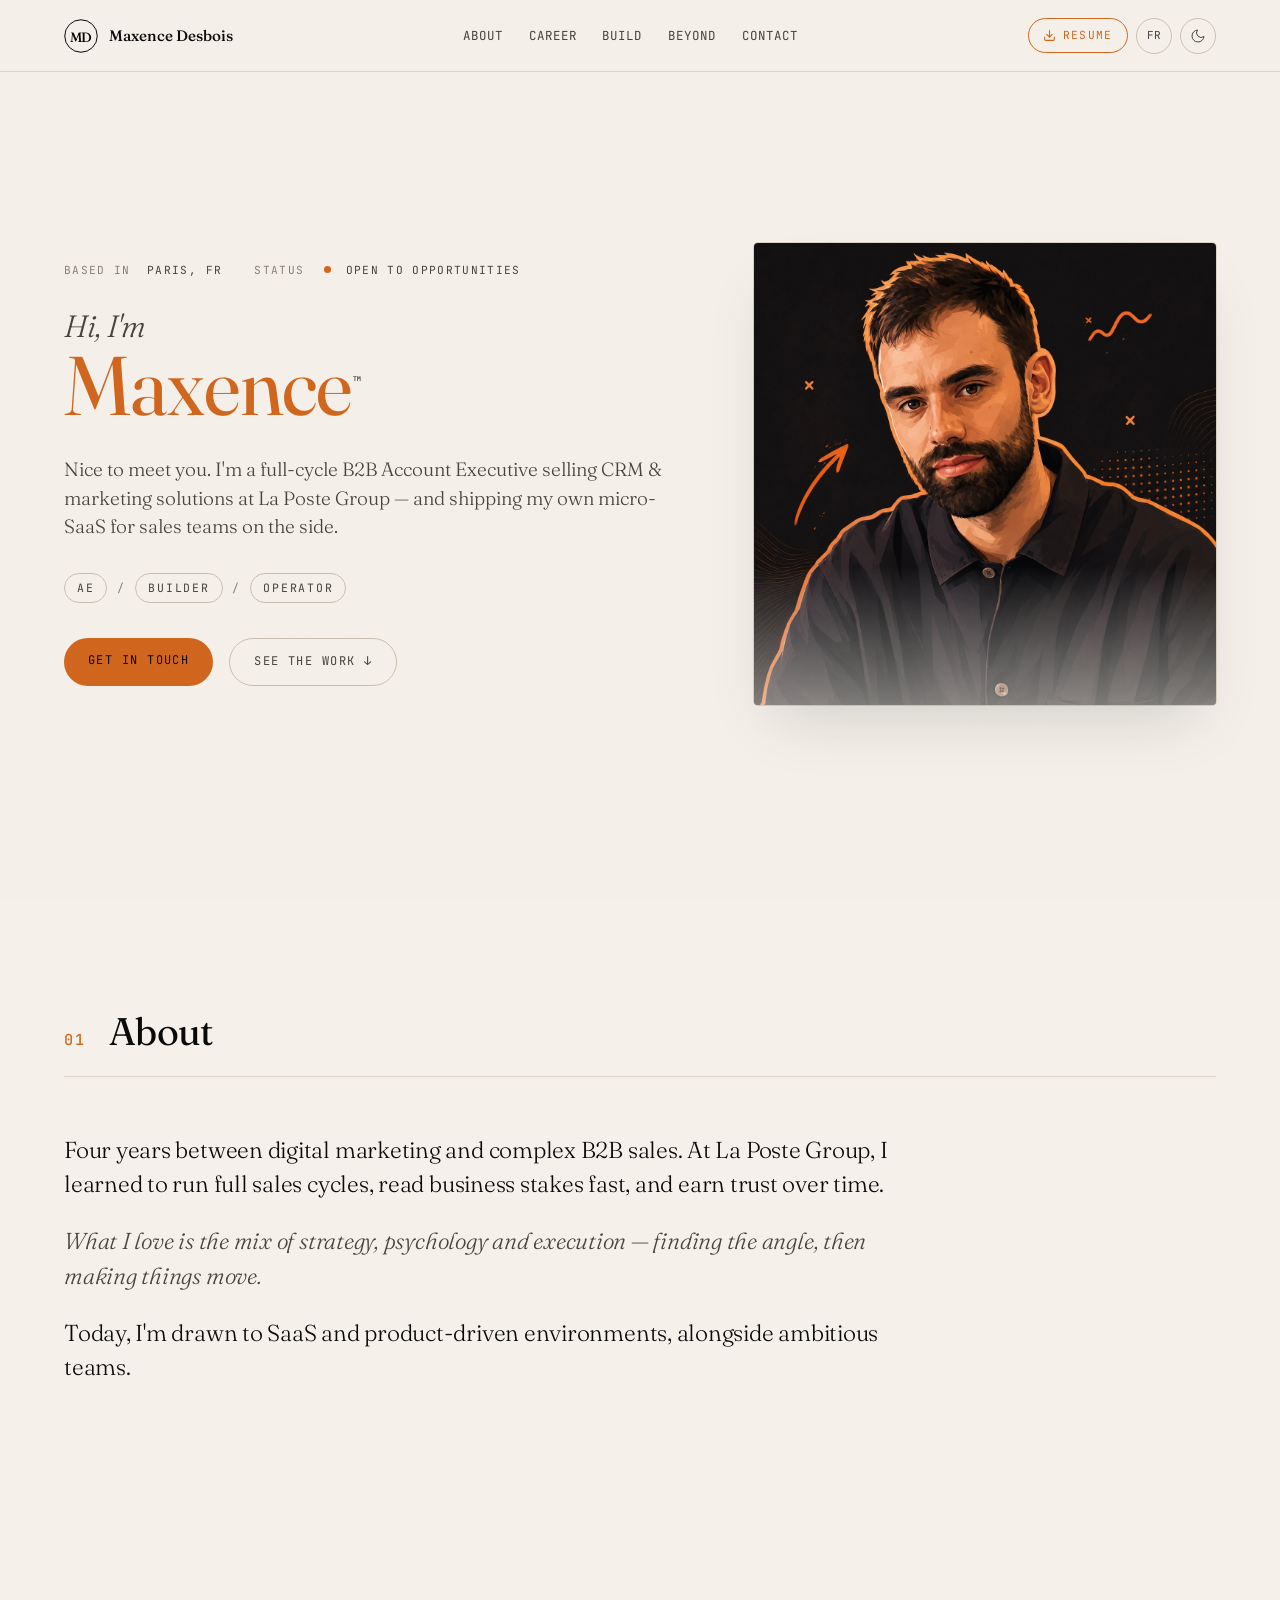
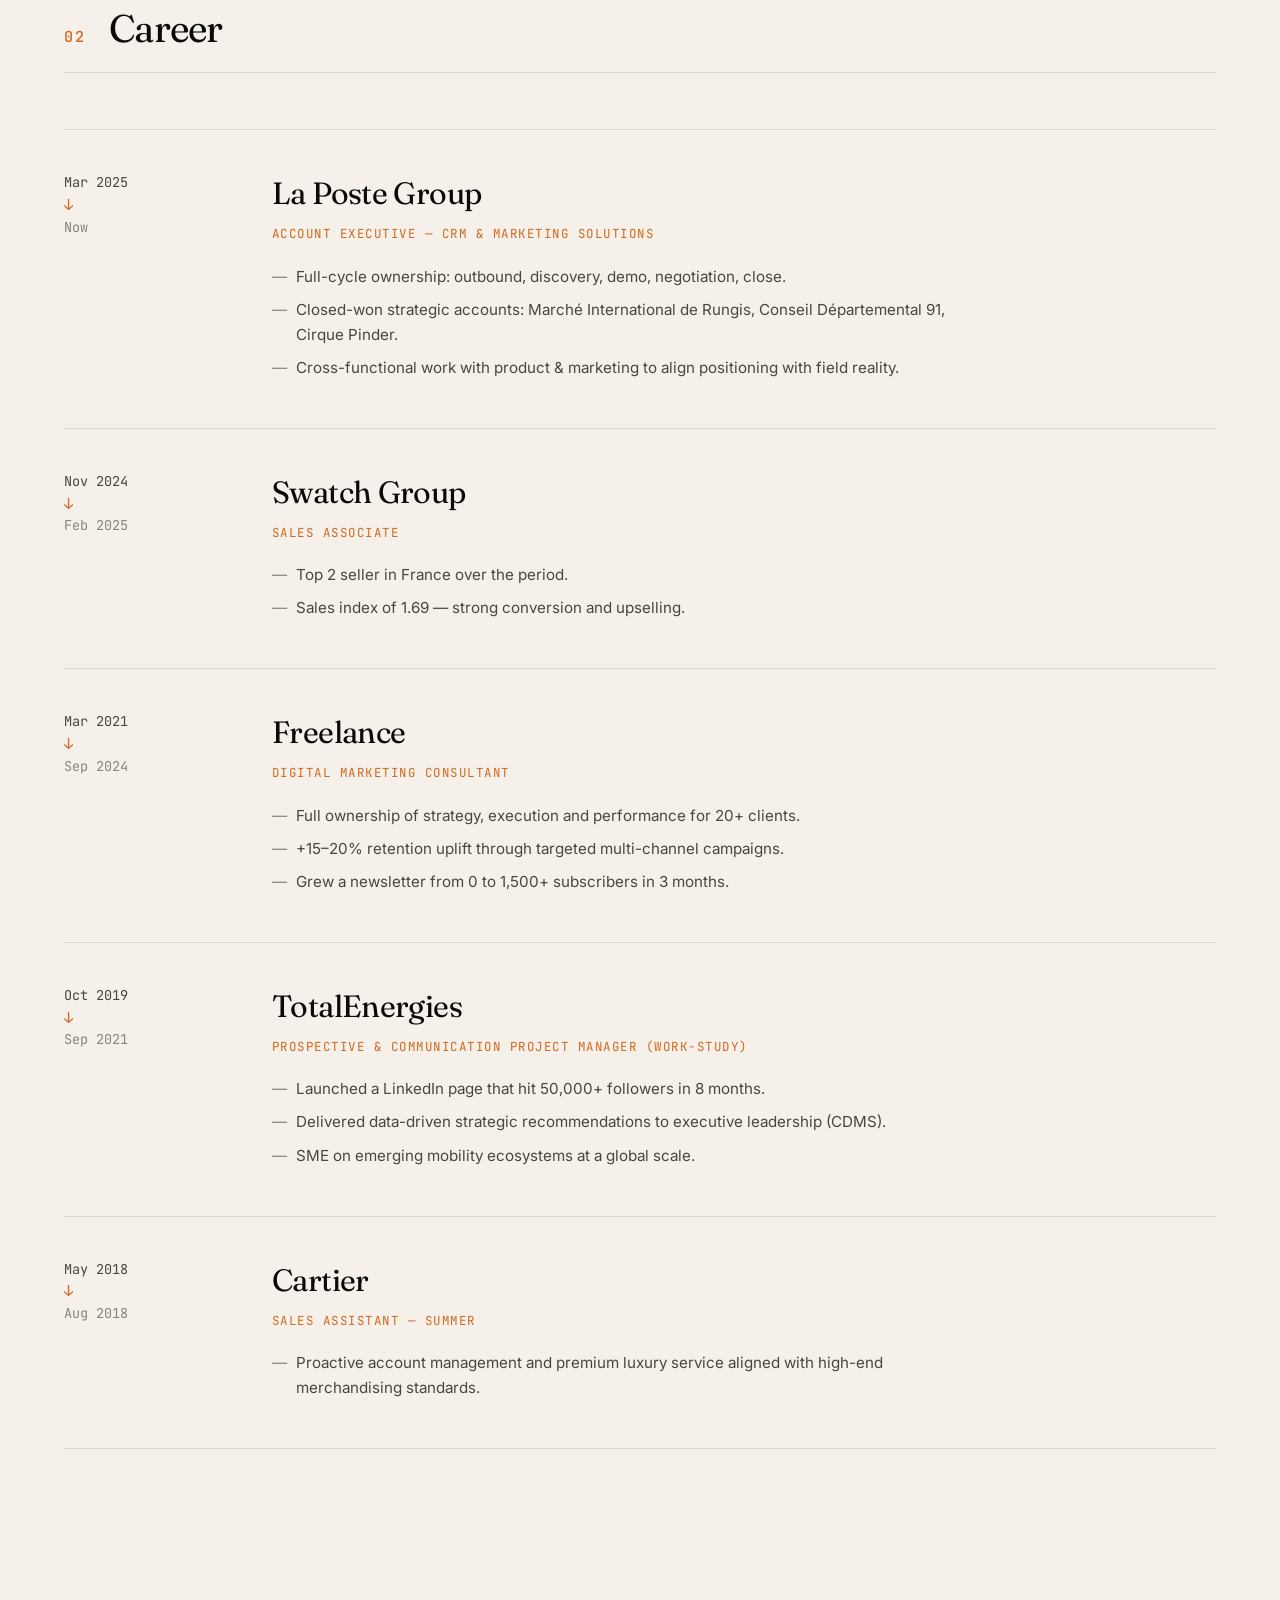
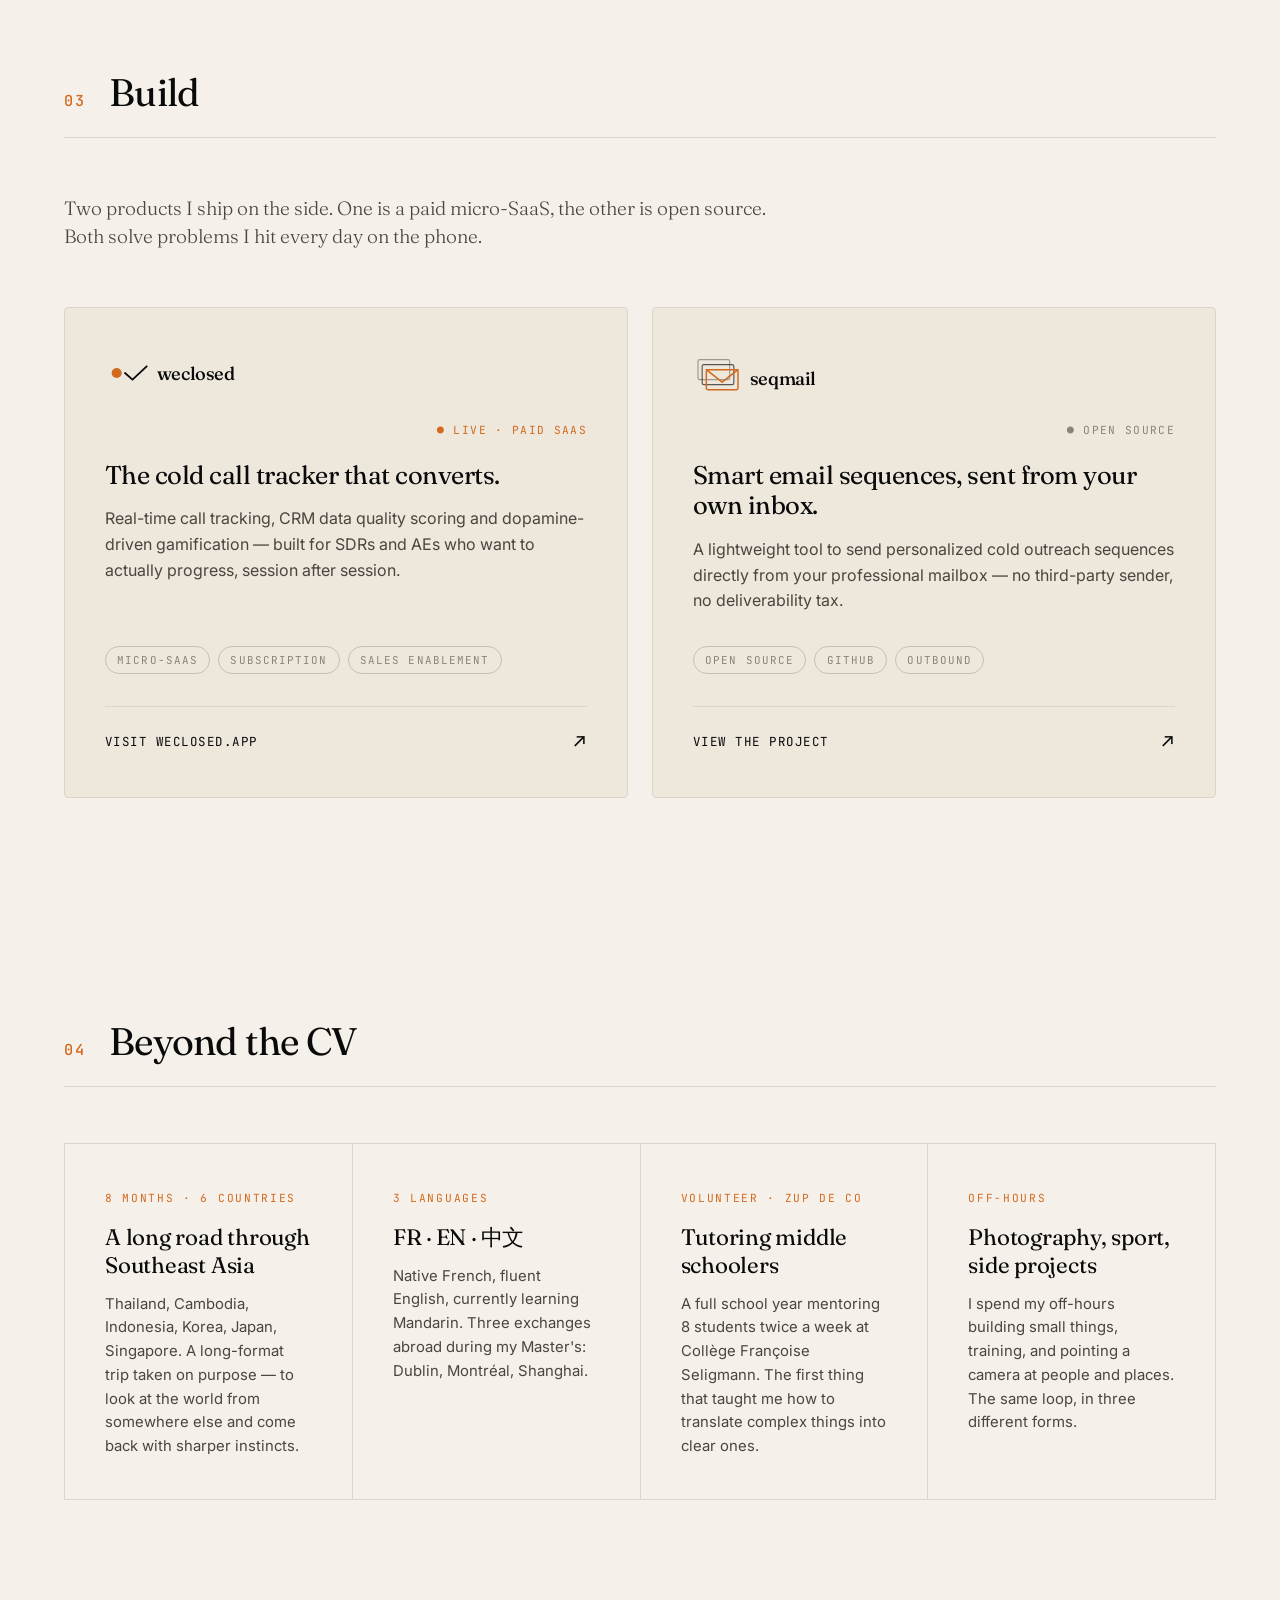
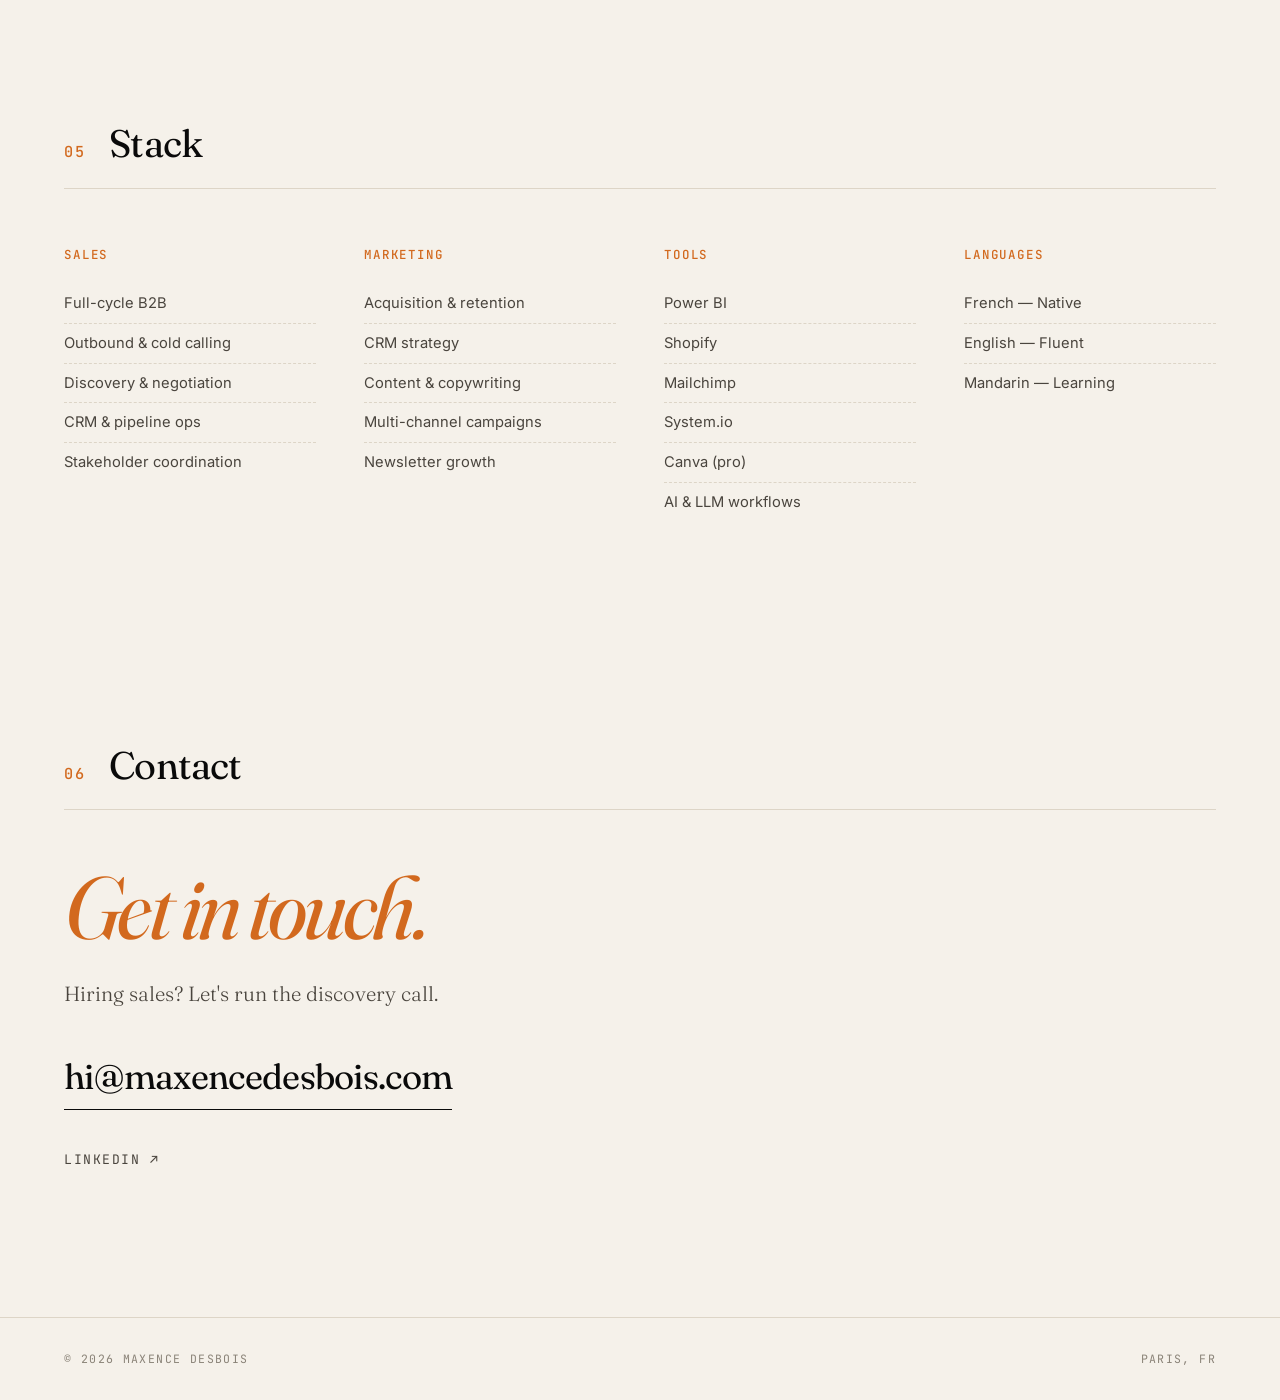
<file: index.html>
<!DOCTYPE html>
<html lang="en" data-theme="dark">
<head>
  <meta charset="UTF-8" />
  <meta name="viewport" content="width=device-width, initial-scale=1.0" />
  <title>Maxence Desbois — Account Executive</title>
  <meta name="description" content="Full-cycle B2B Account Executive based in Paris. Selling, building, shipping." />
  <meta property="og:title" content="Maxence Desbois — Account Executive" />
  <meta property="og:description" content="Full-cycle B2B Account Executive based in Paris. Selling, building, shipping." />
  <meta property="og:type" content="website" />
  <link rel="icon" type="image/svg+xml" href="data:image/svg+xml,%3Csvg xmlns='http://www.w3.org/2000/svg' viewBox='0 0 32 32'%3E%3Crect width='32' height='32' rx='6' fill='%230A0A0A'/%3E%3Ctext x='16' y='21' font-family='Georgia,serif' font-size='14' font-weight='500' fill='%23D2691E' text-anchor='middle'%3EMD%3C/text%3E%3C/svg%3E" />
  <link rel="preconnect" href="https://fonts.googleapis.com" />
  <link rel="preconnect" href="https://fonts.gstatic.com" crossorigin />
  <link href="https://fonts.googleapis.com/css2?family=Fraunces:opsz,wght@9..144,300;9..144,400;9..144,500;9..144,600&family=Inter:wght@300;400;500;600&family=JetBrains+Mono:wght@400;500&display=swap" rel="stylesheet" />
  <link rel="stylesheet" href="style.css" />
</head>
<body>
  <div class="grain" aria-hidden="true"></div>

  <header class="nav">
    <a href="#top" class="nav__logo" aria-label="Maxence Desbois">
      <svg class="nav__mark" width="34" height="34" viewBox="0 0 34 34" fill="none" xmlns="http://www.w3.org/2000/svg">
        <circle cx="17" cy="17" r="16.25" stroke="currentColor" stroke-width="1"/>
        <text x="17" y="22.5" font-family="Fraunces, Georgia, serif" font-size="13.5" font-weight="500" fill="currentColor" text-anchor="middle" letter-spacing="-0.02em">MD</text>
      </svg>
      <span class="nav__name" data-i18n="nav.name">Maxence Desbois</span>
    </a>
    <nav class="nav__links" aria-label="Primary">
      <a href="#about" data-i18n="nav.about">About</a>
      <a href="#career" data-i18n="nav.career">Career</a>
      <a href="#build" data-i18n="nav.build">Build</a>
      <a href="#beyond" data-i18n="nav.beyond">Beyond</a>
      <a href="#contact" data-i18n="nav.contact">Contact</a>
    </nav>
    <div class="nav__toggles">
      <a id="cv-download"
         href="Resume_Maxence_Desbois.pdf"
         data-cv-en="Resume_Maxence_Desbois.pdf"
         data-cv-fr="CV_Maxence_Desbois.pdf"
         download
         class="cv-btn"
         aria-label="Download CV">
        <svg width="13" height="13" viewBox="0 0 24 24" fill="none" stroke="currentColor" stroke-width="2" stroke-linecap="round" stroke-linejoin="round" aria-hidden="true">
          <path d="M21 15v4a2 2 0 0 1-2 2H5a2 2 0 0 1-2-2v-4"/>
          <polyline points="7 10 12 15 17 10"/>
          <line x1="12" y1="15" x2="12" y2="3"/>
        </svg>
        <span data-i18n="nav.cv">Resume</span>
      </a>
      <button class="toggle" id="lang-toggle" aria-label="Toggle language">
        <span data-lang-on="en">FR</span><span data-lang-on="fr">EN</span>
      </button>
      <button class="toggle" id="theme-toggle" aria-label="Toggle theme">
        <svg class="icon-sun" width="16" height="16" viewBox="0 0 24 24" fill="none" stroke="currentColor" stroke-width="1.5"><circle cx="12" cy="12" r="4"/><path d="M12 2v2M12 20v2M4.93 4.93l1.41 1.41M17.66 17.66l1.41 1.41M2 12h2M20 12h2M6.34 17.66l-1.41 1.41M19.07 4.93l-1.41 1.41"/></svg>
        <svg class="icon-moon" width="16" height="16" viewBox="0 0 24 24" fill="none" stroke="currentColor" stroke-width="1.5"><path d="M21 12.79A9 9 0 1 1 11.21 3 7 7 0 0 0 21 12.79z"/></svg>
      </button>
    </div>
  </header>

  <main id="top">

    <!-- HERO -->
    <section class="hero">
      <div class="hero__grid">

        <div class="hero__text">
          <div class="hero__meta">
            <span class="meta-line"><em data-i18n="hero.based">Based in</em> Paris, FR</span>
            <span class="meta-line"><em data-i18n="hero.status">Status</em> <span class="dot dot--live"></span> <span data-i18n="hero.statusValue">Open to opportunities</span></span>
          </div>

          <h1 class="hero__title">
            <span class="hero__line hero__line--small" data-i18n="hero.greeting">Hi, I'm</span>
            <span class="hero__line">Maxence<span class="tm">™</span></span>
          </h1>

          <p class="hero__lede" data-i18n="hero.lede">
            Nice to meet you. I'm a full-cycle B2B Account Executive selling CRM &amp; marketing solutions at La Poste Group — and shipping my own micro-SaaS for sales teams on the side.
          </p>

          <div class="hero__role">
            <span class="role-tag">AE</span>
            <span class="role-sep">/</span>
            <span class="role-tag">Builder</span>
            <span class="role-sep">/</span>
            <span class="role-tag">Operator</span>
          </div>

          <div class="hero__cta">
            <a href="#contact" class="btn btn--primary" data-i18n="hero.ctaPrimary">Get in touch</a>
            <a href="#career" class="btn btn--ghost" data-i18n="hero.ctaSecondary">See the work ↓</a>
          </div>
        </div>

        <div class="hero__portrait">
          <div class="hero__portrait-frame">
            <img src="maxence.png" alt="Maxence Desbois" loading="eager" />
          </div>
        </div>

      </div>
    </section>

    <!-- 01 · ABOUT -->
    <section class="section section--about" id="about">
      <div class="section__head">
        <span class="section__num">01</span>
        <span class="section__label" data-i18n="about.label">About</span>
      </div>

      <div class="about">
        <p data-i18n="about.p1">
          Four years between digital marketing and complex B2B sales. At La Poste Group, I learned to run full sales cycles, read business stakes fast, and earn trust over time.
        </p>
        <p data-i18n="about.p2">
          What I love is the mix of strategy, psychology and execution — finding the angle, then making things move.
        </p>
        <p data-i18n="about.p3">
          Today, I'm drawn to SaaS and product-driven environments, alongside ambitious teams.
        </p>
      </div>
    </section>

    <!-- 02 · CAREER -->
    <section class="section section--track" id="career">
      <div class="section__head">
        <span class="section__num">02</span>
        <span class="section__label" data-i18n="career.label">Career</span>
      </div>

      <div class="track">
        <article class="track__item">
          <div class="track__years">
            <span class="track__year" data-i18n="career.laposte.start">Mar 2025</span>
            <span class="track__arrow" aria-hidden="true">↓</span>
            <span class="track__year-end" data-i18n="career.now">Now</span>
          </div>
          <div class="track__body">
            <h3 class="track__company">La Poste Group</h3>
            <p class="track__role" data-i18n="career.laposte.role">Account Executive — CRM &amp; Marketing Solutions</p>
            <ul class="track__points">
              <li data-i18n="career.laposte.p1">Full-cycle ownership: outbound, discovery, demo, negotiation, close.</li>
              <li data-i18n="career.laposte.p2">Closed-won strategic accounts: Marché International de Rungis, Conseil Départemental 91, Cirque Pinder.</li>
              <li data-i18n="career.laposte.p3">Cross-functional work with product &amp; marketing to align positioning with field reality.</li>
            </ul>
          </div>
        </article>

        <article class="track__item">
          <div class="track__years">
            <span class="track__year" data-i18n="career.swatch.start">Nov 2024</span>
            <span class="track__arrow" aria-hidden="true">↓</span>
            <span class="track__year-end" data-i18n="career.swatch.end">Feb 2025</span>
          </div>
          <div class="track__body">
            <h3 class="track__company">Swatch Group</h3>
            <p class="track__role" data-i18n="career.swatch.role">Sales Associate</p>
            <ul class="track__points">
              <li data-i18n="career.swatch.p1">Top 2 seller in France over the period.</li>
              <li data-i18n="career.swatch.p2">Sales index of 1.69 — strong conversion and upselling.</li>
            </ul>
          </div>
        </article>

        <article class="track__item">
          <div class="track__years">
            <span class="track__year" data-i18n="career.freelance.start">Mar 2021</span>
            <span class="track__arrow" aria-hidden="true">↓</span>
            <span class="track__year-end" data-i18n="career.freelance.end">Sep 2024</span>
          </div>
          <div class="track__body">
            <h3 class="track__company" data-i18n="career.freelance.company">Freelance</h3>
            <p class="track__role" data-i18n="career.freelance.role">Digital Marketing Consultant</p>
            <ul class="track__points">
              <li data-i18n="career.freelance.p1">Full ownership of strategy, execution and performance for 20+ clients.</li>
              <li data-i18n="career.freelance.p2">+15–20% retention uplift through targeted multi-channel campaigns.</li>
              <li data-i18n="career.freelance.p3">Grew a newsletter from 0 to 1,500+ subscribers in 3 months.</li>
            </ul>
          </div>
        </article>

        <article class="track__item">
          <div class="track__years">
            <span class="track__year" data-i18n="career.total.start">Oct 2019</span>
            <span class="track__arrow" aria-hidden="true">↓</span>
            <span class="track__year-end" data-i18n="career.total.end">Sep 2021</span>
          </div>
          <div class="track__body">
            <h3 class="track__company">TotalEnergies</h3>
            <p class="track__role" data-i18n="career.total.role">Prospective &amp; Communication Project Manager (work-study)</p>
            <ul class="track__points">
              <li data-i18n="career.total.p1">Launched a LinkedIn page that hit 50,000+ followers in 8 months.</li>
              <li data-i18n="career.total.p2">Delivered data-driven strategic recommendations to executive leadership (CDMS).</li>
              <li data-i18n="career.total.p3">SME on emerging mobility ecosystems at a global scale.</li>
            </ul>
          </div>
        </article>

        <article class="track__item">
          <div class="track__years">
            <span class="track__year" data-i18n="career.cartier.start">May 2018</span>
            <span class="track__arrow" aria-hidden="true">↓</span>
            <span class="track__year-end" data-i18n="career.cartier.end">Aug 2018</span>
          </div>
          <div class="track__body">
            <h3 class="track__company">Cartier</h3>
            <p class="track__role" data-i18n="career.cartier.role">Sales Assistant — Summer</p>
            <ul class="track__points">
              <li data-i18n="career.cartier.p1">Proactive account management and premium luxury service aligned with high-end merchandising standards.</li>
            </ul>
          </div>
        </article>
      </div>
    </section>

    <!-- 03 · BUILD -->
    <section class="section section--build" id="build">
      <div class="section__head">
        <span class="section__num">03</span>
        <span class="section__label" data-i18n="build.label">Build</span>
      </div>

      <p class="section__intro" data-i18n="build.intro">
        Two products I ship on the side. One is a paid micro-SaaS, the other is open source. Both solve problems I hit every day on the phone.
      </p>

      <div class="build">

        <a href="https://weclosed.app" target="_blank" rel="noopener" class="build__card">
          <div class="build__logo">
            <svg viewBox="0 0 220 60" xmlns="http://www.w3.org/2000/svg" aria-label="WeClosed">
              <circle cx="14" cy="30" r="6" fill="#D2691E"/>
              <path d="M 24 30 L 33 38 L 50 22" stroke="currentColor" stroke-width="2.2" fill="none" stroke-linecap="round" stroke-linejoin="round"/>
              <text x="62" y="38" font-family="Fraunces, Georgia, serif" font-size="22" font-weight="500" fill="currentColor" letter-spacing="-0.02em">weclosed</text>
            </svg>
          </div>
          <div class="build__head">
            <span class="build__status build__status--live" data-i18n="build.weclosed.status">● Live · Paid SaaS</span>
          </div>
          <h3 class="build__tagline" data-i18n="build.weclosed.tagline">
            The cold call tracker that converts.
          </h3>
          <p class="build__desc" data-i18n="build.weclosed.desc">
            Real-time call tracking, CRM data quality scoring and dopamine-driven gamification — built for SDRs and AEs who want to actually progress, session after session.
          </p>
          <div class="build__stack">
            <span data-i18n="build.weclosed.tag1">Micro-SaaS</span>
            <span data-i18n="build.weclosed.tag2">Subscription</span>
            <span data-i18n="build.weclosed.tag3">Sales enablement</span>
          </div>
          <div class="build__cta">
            <span data-i18n="build.weclosed.cta">Visit weclosed.app</span>
            <span class="arrow">↗</span>
          </div>
        </a>

        <a href="https://sokouro7.github.io/mailseq/mailseq_v3.html" target="_blank" rel="noopener" class="build__card">
          <div class="build__logo">
            <svg viewBox="0 0 220 60" xmlns="http://www.w3.org/2000/svg" aria-label="Seqmail">
              <rect x="6" y="14" width="38" height="24" rx="2" stroke="currentColor" stroke-width="1.4" fill="none" opacity="0.35"/>
              <rect x="11" y="20" width="38" height="24" rx="2" stroke="currentColor" stroke-width="1.4" fill="none" opacity="0.65"/>
              <rect x="16" y="26" width="38" height="24" rx="2" stroke="#D2691E" stroke-width="1.8" fill="none"/>
              <path d="M 16 26 L 35 41 L 54 26" stroke="#D2691E" stroke-width="1.8" fill="none" stroke-linecap="round" stroke-linejoin="round"/>
              <text x="68" y="44" font-family="Fraunces, Georgia, serif" font-size="22" font-weight="500" fill="currentColor" letter-spacing="-0.02em">seqmail</text>
            </svg>
          </div>
          <div class="build__head">
            <span class="build__status build__status--os" data-i18n="build.seqmail.status">● Open source</span>
          </div>
          <h3 class="build__tagline" data-i18n="build.seqmail.tagline">
            Smart email sequences, sent from your own inbox.
          </h3>
          <p class="build__desc" data-i18n="build.seqmail.desc">
            A lightweight tool to send personalized cold outreach sequences directly from your professional mailbox — no third-party sender, no deliverability tax.
          </p>
          <div class="build__stack">
            <span data-i18n="build.seqmail.tag1">Open source</span>
            <span data-i18n="build.seqmail.tag2">GitHub</span>
            <span data-i18n="build.seqmail.tag3">Outbound</span>
          </div>
          <div class="build__cta">
            <span data-i18n="build.seqmail.cta">View the project</span>
            <span class="arrow">↗</span>
          </div>
        </a>

      </div>
    </section>

    <!-- 04 · BEYOND -->
    <section class="section section--beyond" id="beyond">
      <div class="section__head">
        <span class="section__num">04</span>
        <span class="section__label" data-i18n="beyond.label">Beyond the CV</span>
      </div>

      <div class="beyond">
        <div class="beyond__item">
          <span class="beyond__kicker" data-i18n="beyond.asia.kicker">8 months · 6 countries</span>
          <h3 class="beyond__title" data-i18n="beyond.asia.title">A long road through Southeast Asia</h3>
          <p data-i18n="beyond.asia.desc">Thailand, Cambodia, Indonesia, Korea, Japan, Singapore. A long-format trip taken on purpose — to look at the world from somewhere else and come back with sharper instincts.</p>
        </div>
        <div class="beyond__item">
          <span class="beyond__kicker" data-i18n="beyond.languages.kicker">3 languages</span>
          <h3 class="beyond__title" data-i18n="beyond.languages.title">FR · EN · 中文</h3>
          <p data-i18n="beyond.languages.desc">Native French, fluent English, currently learning Mandarin. Three exchanges abroad during my Master's: Dublin, Montréal, Shanghai.</p>
        </div>
        <div class="beyond__item">
          <span class="beyond__kicker" data-i18n="beyond.tutoring.kicker">Volunteer · Zup de Co</span>
          <h3 class="beyond__title" data-i18n="beyond.tutoring.title">Tutoring middle schoolers</h3>
          <p data-i18n="beyond.tutoring.desc">A full school year mentoring 8 students twice a week at Collège Françoise Seligmann. The first thing that taught me how to translate complex things into clear ones.</p>
        </div>
        <div class="beyond__item">
          <span class="beyond__kicker" data-i18n="beyond.interests.kicker">Off-hours</span>
          <h3 class="beyond__title" data-i18n="beyond.interests.title">Photography, sport, side projects</h3>
          <p data-i18n="beyond.interests.desc">I spend my off-hours building small things, training, and pointing a camera at people and places. The same loop, in three different forms.</p>
        </div>
      </div>
    </section>

    <!-- 05 · STACK -->
    <section class="section section--stack" id="stack">
      <div class="section__head">
        <span class="section__num">05</span>
        <span class="section__label" data-i18n="stack.label">Stack</span>
      </div>

      <div class="stack">
        <div class="stack__col">
          <h4 data-i18n="stack.sales.title">Sales</h4>
          <ul>
            <li data-i18n="stack.sales.l1">Full-cycle B2B</li>
            <li data-i18n="stack.sales.l2">Outbound &amp; cold calling</li>
            <li data-i18n="stack.sales.l3">Discovery &amp; negotiation</li>
            <li data-i18n="stack.sales.l4">CRM &amp; pipeline ops</li>
            <li data-i18n="stack.sales.l5">Stakeholder coordination</li>
          </ul>
        </div>
        <div class="stack__col">
          <h4 data-i18n="stack.marketing.title">Marketing</h4>
          <ul>
            <li data-i18n="stack.marketing.l1">Acquisition &amp; retention</li>
            <li data-i18n="stack.marketing.l2">CRM strategy</li>
            <li data-i18n="stack.marketing.l3">Content &amp; copywriting</li>
            <li data-i18n="stack.marketing.l4">Multi-channel campaigns</li>
            <li data-i18n="stack.marketing.l5">Newsletter growth</li>
          </ul>
        </div>
        <div class="stack__col">
          <h4 data-i18n="stack.tools.title">Tools</h4>
          <ul>
            <li>Power BI</li>
            <li>Shopify</li>
            <li>Mailchimp</li>
            <li>System.io</li>
            <li data-i18n="stack.tools.canva">Canva (pro)</li>
            <li data-i18n="stack.tools.ai">AI &amp; LLM workflows</li>
          </ul>
        </div>
        <div class="stack__col">
          <h4 data-i18n="stack.languages.title">Languages</h4>
          <ul>
            <li data-i18n="stack.languages.fr">French — Native</li>
            <li data-i18n="stack.languages.en">English — Fluent</li>
            <li data-i18n="stack.languages.zh">Mandarin — Learning</li>
          </ul>
        </div>
      </div>
    </section>

    <!-- 06 · CONTACT -->
    <section class="section section--contact" id="contact">
      <div class="section__head">
        <span class="section__num">06</span>
        <span class="section__label" data-i18n="contact.label">Contact</span>
      </div>

      <div class="contact">
        <h2 class="contact__headline" data-i18n="contact.headline">Get in touch.</h2>
        <p class="contact__lede" data-i18n="contact.lede">
          Hiring sales? Let's run the discovery call.
        </p>

        <a href="mailto:hi@maxencedesbois.com" class="contact__mail">hi@maxencedesbois.com</a>

        <div class="contact__links">
          <a href="https://www.linkedin.com/in/maxence-desbois/" target="_blank" rel="noopener">LinkedIn ↗</a>
        </div>
      </div>
    </section>

  </main>

  <footer class="footer">
    <div class="footer__line">
      <span>© 2026 Maxence Desbois</span>
      <span>Paris, FR</span>
    </div>
  </footer>

  <script src="script.js"></script>
</body>
</html>
</file>
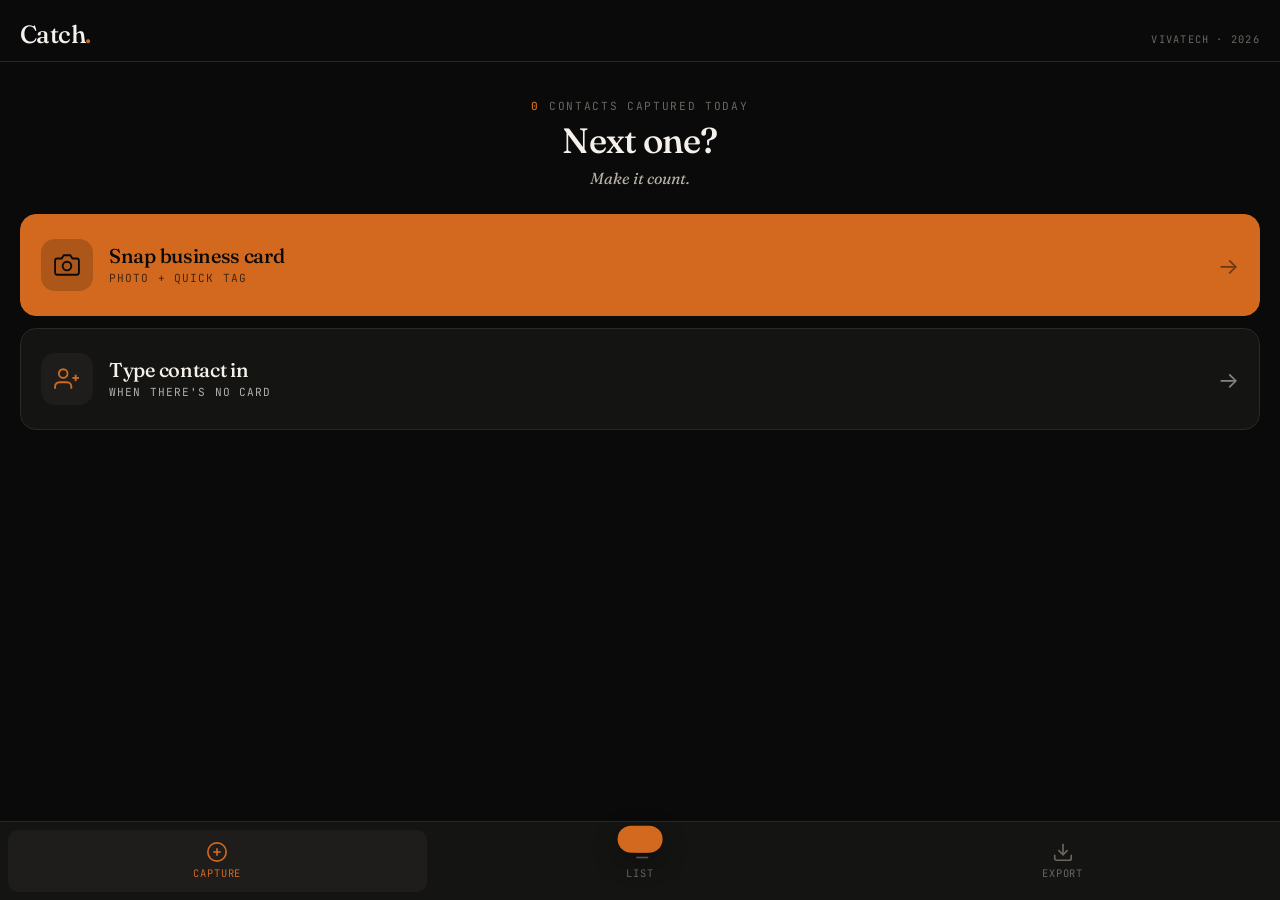
<file: catch.html>
<!DOCTYPE html>
<html lang="fr">
<head>
  <meta charset="UTF-8" />
  <meta name="viewport" content="width=device-width, initial-scale=1.0, maximum-scale=1.0, user-scalable=no" />
  <meta name="apple-mobile-web-app-capable" content="yes" />
  <meta name="apple-mobile-web-app-status-bar-style" content="black-translucent" />
  <meta name="apple-mobile-web-app-title" content="Catch" />
  <meta name="theme-color" content="#0A0A0A" />
  <title>Catch — by Maxence Desbois</title>
  <link rel="icon" type="image/svg+xml" href="data:image/svg+xml,%3Csvg xmlns='http://www.w3.org/2000/svg' viewBox='0 0 32 32'%3E%3Crect width='32' height='32' rx='8' fill='%230A0A0A'/%3E%3Ctext x='16' y='22' font-family='Georgia,serif' font-size='18' font-weight='500' fill='%23D2691E' text-anchor='middle'%3EC%3C/text%3E%3C/svg%3E" />
  <link rel="apple-touch-icon" href="data:image/svg+xml,%3Csvg xmlns='http://www.w3.org/2000/svg' viewBox='0 0 180 180'%3E%3Crect width='180' height='180' rx='40' fill='%230A0A0A'/%3E%3Ctext x='90' y='125' font-family='Georgia,serif' font-size='100' font-weight='500' fill='%23D2691E' text-anchor='middle'%3EC%3C/text%3E%3C/svg%3E" />
  <link rel="preconnect" href="https://fonts.googleapis.com" />
  <link rel="preconnect" href="https://fonts.gstatic.com" crossorigin />
  <link href="https://fonts.googleapis.com/css2?family=Fraunces:opsz,wght@9..144,400;9..144,500;9..144,600&family=Inter:wght@400;500;600&family=JetBrains+Mono:wght@400;500&display=swap" rel="stylesheet" />
  <style>
    :root {
      --accent: #D2691E;
      --accent-2: #E5803A;
      --bg: #0A0A0A;
      --bg-2: #141413;
      --bg-3: #1E1D1B;
      --fg: #F5F1EA;
      --fg-2: #B8B2A7;
      --fg-3: #6B6660;
      --line: #2A2925;
      --line-2: #3A3935;

      --tag-r: #E5803A;
      --tag-n: #6BA8C4;
      --tag-p: #B8B26F;

      --font-display: 'Fraunces', 'Times New Roman', serif;
      --font-body: 'Inter', system-ui, sans-serif;
      --font-mono: 'JetBrains Mono', ui-monospace, monospace;
    }

    *, *::before, *::after {
      box-sizing: border-box;
      margin: 0;
      padding: 0;
      -webkit-tap-highlight-color: transparent;
    }

    html, body {
      background: var(--bg);
      color: var(--fg);
      font-family: var(--font-body);
      font-size: 16px;
      line-height: 1.5;
      min-height: 100vh;
      min-height: 100dvh;
      overflow-x: hidden;
      -webkit-font-smoothing: antialiased;
    }

    body {
      padding-bottom: 5.5rem;
      padding-top: env(safe-area-inset-top);
    }

    button, input, textarea, select {
      font: inherit;
      color: inherit;
    }

    button { cursor: pointer; border: none; background: none; }
    input, textarea, select {
      background: var(--bg-2);
      border: 1px solid var(--line);
      border-radius: 10px;
      padding: 0.85rem 1rem;
      color: var(--fg);
      width: 100%;
      transition: border-color 0.2s ease;
      -webkit-appearance: none;
      appearance: none;
    }
    input:focus, textarea:focus, select:focus {
      outline: none;
      border-color: var(--accent);
    }
    input::placeholder, textarea::placeholder { color: var(--fg-3); }
    textarea { resize: vertical; min-height: 60px; }

    /* ============== HEADER ============== */
    .app-header {
      padding: 1rem 1.25rem 0.5rem;
      display: flex;
      align-items: baseline;
      justify-content: space-between;
      border-bottom: 1px solid var(--line);
      margin-bottom: 1.25rem;
    }
    .app-header__brand {
      font-family: var(--font-display);
      font-size: 1.55rem;
      font-weight: 500;
      letter-spacing: -0.025em;
    }
    .app-header__brand .accent { color: var(--accent); }
    .app-header__sub {
      font-family: var(--font-mono);
      font-size: 0.65rem;
      letter-spacing: 0.12em;
      text-transform: uppercase;
      color: var(--fg-3);
    }

    /* ============== TABS ============== */
    .tabbar {
      position: fixed;
      bottom: 0;
      left: 0;
      right: 0;
      background: var(--bg-2);
      border-top: 1px solid var(--line);
      padding: 0.5rem 0.5rem calc(0.5rem + env(safe-area-inset-bottom));
      display: grid;
      grid-template-columns: repeat(3, 1fr);
      gap: 0.25rem;
      z-index: 50;
    }
    .tabbar button {
      padding: 0.65rem 0.5rem;
      border-radius: 10px;
      display: flex;
      flex-direction: column;
      align-items: center;
      gap: 0.2rem;
      color: var(--fg-3);
      font-family: var(--font-mono);
      font-size: 0.65rem;
      letter-spacing: 0.08em;
      text-transform: uppercase;
      transition: color 0.2s ease, background 0.2s ease;
    }
    .tabbar button.active {
      color: var(--accent);
      background: var(--bg-3);
    }
    .tabbar button svg {
      width: 22px;
      height: 22px;
      stroke: currentColor;
      fill: none;
      stroke-width: 1.8;
    }

    /* ============== VIEWS ============== */
    .view {
      display: none;
      padding: 0 1.25rem;
    }
    .view.active { display: block; }

    /* ============== CAPTURE VIEW ============== */
    .capture-hero {
      text-align: center;
      padding: 1rem 0 1.5rem;
    }
    .capture-hero__count {
      font-family: var(--font-mono);
      font-size: 0.7rem;
      letter-spacing: 0.15em;
      text-transform: uppercase;
      color: var(--fg-3);
      margin-bottom: 0.5rem;
    }
    .capture-hero__count strong {
      color: var(--accent);
      font-weight: 500;
    }
    .capture-hero__title {
      font-family: var(--font-display);
      font-size: 2.2rem;
      font-weight: 500;
      letter-spacing: -0.025em;
      line-height: 1.05;
      margin-bottom: 0.4rem;
    }
    .capture-hero__sub {
      font-family: var(--font-display);
      font-style: italic;
      font-weight: 400;
      font-size: 1rem;
      color: var(--fg-2);
    }

    .big-actions {
      display: flex;
      flex-direction: column;
      gap: 0.75rem;
      margin-bottom: 2rem;
    }
    .big-action {
      background: var(--bg-2);
      border: 1px solid var(--line);
      border-radius: 16px;
      padding: 1.5rem 1.25rem;
      display: flex;
      align-items: center;
      gap: 1rem;
      transition: all 0.2s ease;
    }
    .big-action:active {
      background: var(--bg-3);
      transform: scale(0.99);
    }
    .big-action--primary {
      background: var(--accent);
      border-color: var(--accent);
      color: #0A0A0A;
    }
    .big-action--primary:active {
      background: var(--accent-2);
    }
    .big-action__icon {
      flex-shrink: 0;
      width: 52px;
      height: 52px;
      border-radius: 14px;
      background: rgba(0,0,0,0.15);
      display: grid;
      place-items: center;
    }
    .big-action--primary .big-action__icon { background: rgba(0,0,0,0.18); }
    .big-action:not(.big-action--primary) .big-action__icon {
      background: var(--bg-3);
      color: var(--accent);
    }
    .big-action__icon svg {
      width: 26px;
      height: 26px;
      stroke: currentColor;
      fill: none;
      stroke-width: 1.7;
    }
    .big-action__text {
      flex: 1;
      text-align: left;
    }
    .big-action__title {
      font-family: var(--font-display);
      font-size: 1.25rem;
      font-weight: 500;
      letter-spacing: -0.015em;
      line-height: 1.15;
      margin-bottom: 0.15rem;
    }
    .big-action__sub {
      font-family: var(--font-mono);
      font-size: 0.7rem;
      letter-spacing: 0.1em;
      text-transform: uppercase;
      opacity: 0.7;
    }
    .big-action__arrow {
      flex-shrink: 0;
      font-size: 1.4rem;
      opacity: 0.5;
    }

    /* Last capture preview */
    .last-capture {
      background: var(--bg-2);
      border: 1px solid var(--line);
      border-left: 3px solid var(--accent);
      border-radius: 12px;
      padding: 0.85rem 1rem;
      display: flex;
      align-items: center;
      gap: 0.85rem;
    }
    .last-capture__label {
      font-family: var(--font-mono);
      font-size: 0.6rem;
      letter-spacing: 0.15em;
      text-transform: uppercase;
      color: var(--fg-3);
      margin-bottom: 0.15rem;
    }
    .last-capture__name {
      font-family: var(--font-display);
      font-size: 1rem;
      font-weight: 500;
      color: var(--fg);
    }
    .last-capture__company {
      font-size: 0.85rem;
      color: var(--fg-2);
    }
    .last-capture__edit {
      font-family: var(--font-mono);
      font-size: 0.65rem;
      letter-spacing: 0.1em;
      text-transform: uppercase;
      color: var(--accent);
      padding: 0.4rem 0.6rem;
      border: 1px solid var(--accent);
      border-radius: 8px;
    }

    /* ============== FORM (MODAL) ============== */
    .modal {
      position: fixed;
      inset: 0;
      background: rgba(0,0,0,0.65);
      backdrop-filter: blur(8px);
      -webkit-backdrop-filter: blur(8px);
      z-index: 100;
      display: none;
      align-items: flex-end;
      animation: fade-in 0.2s ease;
    }
    .modal.active { display: flex; }
    .modal__sheet {
      background: var(--bg);
      width: 100%;
      max-height: 92vh;
      max-height: 92dvh;
      overflow-y: auto;
      border-radius: 24px 24px 0 0;
      padding: 1rem 1.25rem 2rem;
      padding-bottom: calc(2rem + env(safe-area-inset-bottom));
      animation: slide-up 0.3s cubic-bezier(0.2, 0.8, 0.2, 1);
      border-top: 1px solid var(--line);
    }
    @keyframes fade-in { from { opacity: 0; } to { opacity: 1; } }
    @keyframes slide-up {
      from { transform: translateY(100%); }
      to { transform: translateY(0); }
    }
    .modal__handle {
      width: 40px;
      height: 4px;
      background: var(--line-2);
      border-radius: 2px;
      margin: 0 auto 1rem;
    }
    .modal__title {
      font-family: var(--font-display);
      font-size: 1.5rem;
      font-weight: 500;
      letter-spacing: -0.02em;
      margin-bottom: 0.25rem;
    }
    .modal__sub {
      font-family: var(--font-mono);
      font-size: 0.65rem;
      letter-spacing: 0.15em;
      text-transform: uppercase;
      color: var(--fg-3);
      margin-bottom: 1.25rem;
    }

    .form-grid {
      display: grid;
      gap: 0.8rem;
    }
    .form-row-2 {
      display: grid;
      grid-template-columns: 1fr 1fr;
      gap: 0.6rem;
    }
    .field-label {
      font-family: var(--font-mono);
      font-size: 0.65rem;
      letter-spacing: 0.12em;
      text-transform: uppercase;
      color: var(--fg-3);
      margin-bottom: 0.35rem;
      display: block;
    }
    .field-label .required { color: var(--accent); }

    /* Tags selector */
    .tags-select {
      display: grid;
      grid-template-columns: repeat(3, 1fr);
      gap: 0.5rem;
    }
    .tag-btn {
      padding: 0.85rem 0.5rem;
      border: 1px solid var(--line);
      border-radius: 10px;
      background: var(--bg-2);
      font-family: var(--font-mono);
      font-size: 0.7rem;
      letter-spacing: 0.08em;
      text-transform: uppercase;
      transition: all 0.15s ease;
      color: var(--fg-2);
      text-align: center;
      line-height: 1.3;
    }
    .tag-btn .tag-letter {
      display: block;
      font-family: var(--font-display);
      font-size: 1.4rem;
      font-weight: 500;
      margin-bottom: 0.1rem;
      letter-spacing: 0;
    }
    .tag-btn[data-active="true"] {
      color: #0A0A0A;
      border-color: currentColor;
    }
    .tag-btn[data-tag="R"][data-active="true"] {
      background: var(--tag-r);
      border-color: var(--tag-r);
    }
    .tag-btn[data-tag="N"][data-active="true"] {
      background: var(--tag-n);
      border-color: var(--tag-n);
    }
    .tag-btn[data-tag="P"][data-active="true"] {
      background: var(--tag-p);
      border-color: var(--tag-p);
    }

    /* Card photo */
    .photo-zone {
      position: relative;
      background: var(--bg-2);
      border: 1px dashed var(--line-2);
      border-radius: 12px;
      padding: 1.25rem;
      text-align: center;
      transition: all 0.2s ease;
      overflow: hidden;
    }
    .photo-zone__input {
      position: absolute;
      inset: 0;
      opacity: 0;
      cursor: pointer;
    }
    .photo-zone__placeholder {
      color: var(--fg-3);
      font-family: var(--font-mono);
      font-size: 0.7rem;
      letter-spacing: 0.1em;
      text-transform: uppercase;
    }
    .photo-zone__placeholder svg {
      width: 28px;
      height: 28px;
      stroke: currentColor;
      fill: none;
      stroke-width: 1.5;
      margin-bottom: 0.4rem;
      display: block;
      margin-left: auto;
      margin-right: auto;
    }
    .photo-zone--has-photo {
      padding: 0;
      border-style: solid;
    }
    .photo-zone__img {
      width: 100%;
      max-height: 240px;
      object-fit: contain;
      display: block;
      border-radius: 11px;
    }
    .photo-zone__remove {
      position: absolute;
      top: 8px;
      right: 8px;
      width: 32px;
      height: 32px;
      border-radius: 50%;
      background: rgba(0,0,0,0.7);
      color: var(--fg);
      display: grid;
      place-items: center;
      font-size: 1.1rem;
      backdrop-filter: blur(4px);
    }

    /* Form actions */
    .form-actions {
      display: flex;
      gap: 0.6rem;
      margin-top: 1.5rem;
    }
    .btn {
      flex: 1;
      padding: 1rem 1rem;
      border-radius: 12px;
      font-family: var(--font-mono);
      font-size: 0.8rem;
      letter-spacing: 0.08em;
      text-transform: uppercase;
      font-weight: 500;
      transition: all 0.2s ease;
    }
    .btn--primary {
      background: var(--accent);
      color: #0A0A0A;
    }
    .btn--primary:active { background: var(--accent-2); }
    .btn--ghost {
      background: var(--bg-2);
      color: var(--fg-2);
      border: 1px solid var(--line);
    }
    .btn--ghost:active { background: var(--bg-3); }
    .btn--danger {
      color: #E66B6B;
      background: var(--bg-2);
      border: 1px solid var(--line);
    }

    /* ============== LIST VIEW ============== */
    .list-header {
      display: flex;
      align-items: center;
      justify-content: space-between;
      margin-bottom: 1rem;
    }
    .list-title {
      font-family: var(--font-display);
      font-size: 1.8rem;
      font-weight: 500;
      letter-spacing: -0.02em;
    }
    .list-count {
      font-family: var(--font-mono);
      font-size: 0.7rem;
      letter-spacing: 0.12em;
      text-transform: uppercase;
      color: var(--fg-3);
    }
    .list-count strong {
      color: var(--accent);
      font-weight: 500;
    }

    .filters {
      display: flex;
      gap: 0.4rem;
      margin-bottom: 1rem;
      flex-wrap: wrap;
    }
    .filter-pill {
      padding: 0.45rem 0.85rem;
      border-radius: 999px;
      border: 1px solid var(--line);
      background: var(--bg-2);
      font-family: var(--font-mono);
      font-size: 0.7rem;
      letter-spacing: 0.08em;
      text-transform: uppercase;
      color: var(--fg-2);
    }
    .filter-pill[data-active="true"] {
      background: var(--accent);
      color: #0A0A0A;
      border-color: var(--accent);
    }

    .contact-list {
      display: flex;
      flex-direction: column;
      gap: 0.6rem;
    }
    .contact-card {
      background: var(--bg-2);
      border: 1px solid var(--line);
      border-radius: 14px;
      padding: 0.9rem 1rem;
      display: flex;
      align-items: flex-start;
      gap: 0.85rem;
      transition: background 0.15s ease;
    }
    .contact-card:active { background: var(--bg-3); }
    .contact-card__tag {
      flex-shrink: 0;
      width: 32px;
      height: 32px;
      border-radius: 8px;
      display: grid;
      place-items: center;
      font-family: var(--font-display);
      font-size: 1rem;
      font-weight: 500;
      color: #0A0A0A;
    }
    .contact-card__tag[data-tag="R"] { background: var(--tag-r); }
    .contact-card__tag[data-tag="N"] { background: var(--tag-n); }
    .contact-card__tag[data-tag="P"] { background: var(--tag-p); }
    .contact-card__tag[data-tag=""] {
      background: var(--bg-3);
      color: var(--fg-3);
      font-family: var(--font-mono);
      font-size: 0.75rem;
    }
    .contact-card__body { flex: 1; min-width: 0; }
    .contact-card__name {
      font-family: var(--font-display);
      font-size: 1.05rem;
      font-weight: 500;
      letter-spacing: -0.01em;
      line-height: 1.2;
      margin-bottom: 0.1rem;
      overflow: hidden;
      text-overflow: ellipsis;
      white-space: nowrap;
    }
    .contact-card__company {
      font-size: 0.82rem;
      color: var(--fg-2);
      overflow: hidden;
      text-overflow: ellipsis;
      white-space: nowrap;
    }
    .contact-card__meta {
      font-family: var(--font-mono);
      font-size: 0.62rem;
      letter-spacing: 0.08em;
      text-transform: uppercase;
      color: var(--fg-3);
      margin-top: 0.3rem;
      display: flex;
      gap: 0.7rem;
      flex-wrap: wrap;
    }
    .contact-card__meta-item { display: inline-flex; align-items: center; gap: 0.25rem; }
    .contact-card__dot {
      display: inline-block;
      width: 5px;
      height: 5px;
      border-radius: 50%;
      background: var(--accent);
    }

    .empty-state {
      text-align: center;
      padding: 4rem 1rem;
    }
    .empty-state__title {
      font-family: var(--font-display);
      font-size: 1.4rem;
      font-style: italic;
      font-weight: 400;
      color: var(--fg-2);
      margin-bottom: 0.5rem;
    }
    .empty-state__sub {
      font-family: var(--font-mono);
      font-size: 0.7rem;
      letter-spacing: 0.12em;
      text-transform: uppercase;
      color: var(--fg-3);
    }

    /* ============== EXPORT VIEW ============== */
    .export-header {
      margin-bottom: 1.5rem;
    }
    .export-title {
      font-family: var(--font-display);
      font-size: 1.8rem;
      font-weight: 500;
      letter-spacing: -0.02em;
      margin-bottom: 0.3rem;
    }
    .export-sub {
      font-family: var(--font-display);
      font-style: italic;
      color: var(--fg-2);
      font-size: 1rem;
    }
    .export-stats {
      background: var(--bg-2);
      border: 1px solid var(--line);
      border-radius: 14px;
      padding: 1.25rem;
      margin-bottom: 1.5rem;
      display: grid;
      grid-template-columns: repeat(4, 1fr);
      gap: 0.5rem;
    }
    .export-stat {
      text-align: center;
    }
    .export-stat__num {
      font-family: var(--font-display);
      font-size: 1.8rem;
      font-weight: 500;
      letter-spacing: -0.02em;
      color: var(--accent);
      line-height: 1;
    }
    .export-stat__label {
      font-family: var(--font-mono);
      font-size: 0.55rem;
      letter-spacing: 0.12em;
      text-transform: uppercase;
      color: var(--fg-3);
      margin-top: 0.25rem;
    }

    .export-actions {
      display: flex;
      flex-direction: column;
      gap: 0.6rem;
    }
    .export-action {
      background: var(--bg-2);
      border: 1px solid var(--line);
      border-radius: 14px;
      padding: 1.1rem 1.1rem;
      display: flex;
      align-items: center;
      gap: 0.85rem;
      text-align: left;
      transition: background 0.15s ease;
      width: 100%;
    }
    .export-action:active { background: var(--bg-3); }
    .export-action__icon {
      flex-shrink: 0;
      width: 40px;
      height: 40px;
      border-radius: 10px;
      background: var(--bg-3);
      display: grid;
      place-items: center;
      color: var(--accent);
    }
    .export-action__icon svg {
      width: 20px;
      height: 20px;
      stroke: currentColor;
      fill: none;
      stroke-width: 1.7;
    }
    .export-action__text { flex: 1; }
    .export-action__title {
      font-family: var(--font-display);
      font-size: 1.05rem;
      font-weight: 500;
      letter-spacing: -0.01em;
      line-height: 1.2;
      margin-bottom: 0.1rem;
    }
    .export-action__sub {
      font-family: var(--font-mono);
      font-size: 0.65rem;
      letter-spacing: 0.08em;
      text-transform: uppercase;
      color: var(--fg-3);
    }
    .export-action__arrow {
      font-size: 1.1rem;
      color: var(--fg-3);
    }

    .danger-zone {
      margin-top: 2rem;
      padding-top: 1.5rem;
      border-top: 1px solid var(--line);
    }
    .danger-zone__title {
      font-family: var(--font-mono);
      font-size: 0.65rem;
      letter-spacing: 0.15em;
      text-transform: uppercase;
      color: var(--fg-3);
      margin-bottom: 0.75rem;
    }

    /* Toast */
    .toast {
      position: fixed;
      bottom: calc(5rem + env(safe-area-inset-bottom));
      left: 50%;
      transform: translateX(-50%) translateY(120%);
      background: var(--accent);
      color: #0A0A0A;
      padding: 0.85rem 1.4rem;
      border-radius: 999px;
      font-family: var(--font-mono);
      font-size: 0.75rem;
      letter-spacing: 0.1em;
      text-transform: uppercase;
      font-weight: 500;
      transition: transform 0.3s cubic-bezier(0.2, 0.8, 0.2, 1);
      z-index: 200;
      box-shadow: 0 8px 24px rgba(0,0,0,0.4);
    }
    .toast.show {
      transform: translateX(-50%) translateY(0);
    }

    /* iPhone notch / safe areas */
    @supports (padding: max(0px)) {
      .app-header { padding-top: max(1rem, env(safe-area-inset-top)); }
    }
  </style>
</head>
<body>

  <!-- HEADER -->
  <header class="app-header">
    <div>
      <div class="app-header__brand">Catch<span class="accent">.</span></div>
    </div>
    <div class="app-header__sub" id="event-label">Vivatech · 2026</div>
  </header>

  <!-- CAPTURE VIEW -->
  <div class="view active" id="view-capture">
    <div class="capture-hero">
      <div class="capture-hero__count"><strong id="hero-count">0</strong> contact<span id="hero-plural"></span> captured today</div>
      <h1 class="capture-hero__title">Next one?</h1>
      <p class="capture-hero__sub">Make it count.</p>
    </div>

    <div class="big-actions">
      <button class="big-action big-action--primary" id="btn-photo">
        <div class="big-action__icon">
          <svg viewBox="0 0 24 24"><path d="M23 19a2 2 0 0 1-2 2H3a2 2 0 0 1-2-2V8a2 2 0 0 1 2-2h4l2-3h6l2 3h4a2 2 0 0 1 2 2z"/><circle cx="12" cy="13" r="4"/></svg>
        </div>
        <div class="big-action__text">
          <div class="big-action__title">Snap business card</div>
          <div class="big-action__sub">Photo + quick tag</div>
        </div>
        <div class="big-action__arrow">→</div>
      </button>

      <button class="big-action" id="btn-manual">
        <div class="big-action__icon">
          <svg viewBox="0 0 24 24"><path d="M16 21v-2a4 4 0 0 0-4-4H5a4 4 0 0 0-4 4v2"/><circle cx="8.5" cy="7" r="4"/><line x1="20" y1="8" x2="20" y2="14"/><line x1="23" y1="11" x2="17" y2="11"/></svg>
        </div>
        <div class="big-action__text">
          <div class="big-action__title">Type contact in</div>
          <div class="big-action__sub">When there's no card</div>
        </div>
        <div class="big-action__arrow">→</div>
      </button>
    </div>

    <div id="last-capture-wrap"></div>
  </div>

  <!-- LIST VIEW -->
  <div class="view" id="view-list">
    <div class="list-header">
      <h2 class="list-title">Captured</h2>
      <div class="list-count"><strong id="list-count">0</strong> total</div>
    </div>

    <div class="filters">
      <button class="filter-pill" data-filter="all" data-active="true">All</button>
      <button class="filter-pill" data-filter="R">R · Recruiter</button>
      <button class="filter-pill" data-filter="N">N · Network</button>
      <button class="filter-pill" data-filter="P">P · Prospect</button>
    </div>

    <div class="contact-list" id="contact-list"></div>
  </div>

  <!-- EXPORT VIEW -->
  <div class="view" id="view-export">
    <div class="export-header">
      <h2 class="export-title">After the floor</h2>
      <p class="export-sub">Take your captures home.</p>
    </div>

    <div class="export-stats">
      <div class="export-stat">
        <div class="export-stat__num" id="stat-total">0</div>
        <div class="export-stat__label">Total</div>
      </div>
      <div class="export-stat">
        <div class="export-stat__num" id="stat-r" style="color: var(--tag-r);">0</div>
        <div class="export-stat__label">Recruit</div>
      </div>
      <div class="export-stat">
        <div class="export-stat__num" id="stat-n" style="color: var(--tag-n);">0</div>
        <div class="export-stat__label">Network</div>
      </div>
      <div class="export-stat">
        <div class="export-stat__num" id="stat-p" style="color: var(--tag-p);">0</div>
        <div class="export-stat__label">Prospect</div>
      </div>
    </div>

    <div class="export-actions">
      <button class="export-action" id="export-csv">
        <div class="export-action__icon">
          <svg viewBox="0 0 24 24"><path d="M14 2H6a2 2 0 0 0-2 2v16a2 2 0 0 0 2 2h12a2 2 0 0 0 2-2V8z"/><polyline points="14 2 14 8 20 8"/></svg>
        </div>
        <div class="export-action__text">
          <div class="export-action__title">Download CSV</div>
          <div class="export-action__sub">Open in Numbers / Sheets</div>
        </div>
        <span class="export-action__arrow">↓</span>
      </button>

      <button class="export-action" id="export-vcf">
        <div class="export-action__icon">
          <svg viewBox="0 0 24 24"><path d="M16 21v-2a4 4 0 0 0-4-4H5a4 4 0 0 0-4 4v2"/><circle cx="8.5" cy="7" r="4"/><path d="M22 21v-2a4 4 0 0 0-3-3.87"/><path d="M16 3.13a4 4 0 0 1 0 7.75"/></svg>
        </div>
        <div class="export-action__text">
          <div class="export-action__title">Download vCards</div>
          <div class="export-action__sub">Add to iPhone Contacts</div>
        </div>
        <span class="export-action__arrow">↓</span>
      </button>

      <button class="export-action" id="export-followups">
        <div class="export-action__icon">
          <svg viewBox="0 0 24 24"><rect x="3" y="4" width="18" height="18" rx="2"/><line x1="16" y1="2" x2="16" y2="6"/><line x1="8" y1="2" x2="8" y2="6"/><line x1="3" y1="10" x2="21" y2="10"/></svg>
        </div>
        <div class="export-action__text">
          <div class="export-action__title">Schedule J+2 follow-ups</div>
          <div class="export-action__sub">Calendar reminders for everyone</div>
        </div>
        <span class="export-action__arrow">↓</span>
      </button>
    </div>

    <div class="danger-zone">
      <div class="danger-zone__title">Danger zone</div>
      <button class="btn btn--danger" id="clear-all" style="width: 100%;">Clear everything</button>
    </div>
  </div>

  <!-- TABBAR -->
  <nav class="tabbar">
    <button data-view="capture" class="active">
      <svg viewBox="0 0 24 24"><circle cx="12" cy="12" r="10"/><line x1="12" y1="8" x2="12" y2="16"/><line x1="8" y1="12" x2="16" y2="12"/></svg>
      Capture
    </button>
    <button data-view="list">
      <svg viewBox="0 0 24 24"><line x1="8" y1="6" x2="21" y2="6"/><line x1="8" y1="12" x2="21" y2="12"/><line x1="8" y1="18" x2="21" y2="18"/><line x1="3" y1="6" x2="3.01" y2="6"/><line x1="3" y1="12" x2="3.01" y2="12"/><line x1="3" y1="18" x2="3.01" y2="18"/></svg>
      List
    </button>
    <button data-view="export">
      <svg viewBox="0 0 24 24"><path d="M21 15v4a2 2 0 0 1-2 2H5a2 2 0 0 1-2-2v-4"/><polyline points="7 10 12 15 17 10"/><line x1="12" y1="15" x2="12" y2="3"/></svg>
      Export
    </button>
  </nav>

  <!-- FORM MODAL -->
  <div class="modal" id="form-modal">
    <div class="modal__sheet">
      <div class="modal__handle"></div>
      <h3 class="modal__title" id="modal-title">New contact</h3>
      <div class="modal__sub" id="modal-sub">Just the essentials. Complete later.</div>

      <form id="contact-form" class="form-grid" autocomplete="off">
        <input type="hidden" id="f-id" />

        <!-- Photo zone -->
        <div>
          <span class="field-label">Business card</span>
          <div class="photo-zone" id="photo-zone">
            <input type="file" accept="image/*" capture="environment" id="f-photo-input" class="photo-zone__input" />
            <div class="photo-zone__placeholder" id="photo-placeholder">
              <svg viewBox="0 0 24 24"><path d="M23 19a2 2 0 0 1-2 2H3a2 2 0 0 1-2-2V8a2 2 0 0 1 2-2h4l2-3h6l2 3h4a2 2 0 0 1 2 2z"/><circle cx="12" cy="13" r="4"/></svg>
              Tap to take a photo
            </div>
            <img class="photo-zone__img" id="photo-preview" style="display:none;" />
            <button type="button" class="photo-zone__remove" id="photo-remove" style="display:none;">×</button>
          </div>
        </div>

        <!-- Name -->
        <div class="form-row-2">
          <div>
            <label class="field-label" for="f-first">First name<span class="required"> *</span></label>
            <input type="text" id="f-first" required autocomplete="off" autocorrect="off" />
          </div>
          <div>
            <label class="field-label" for="f-last">Last name</label>
            <input type="text" id="f-last" autocomplete="off" autocorrect="off" />
          </div>
        </div>

        <!-- Company + Role -->
        <div>
          <label class="field-label" for="f-company">Company</label>
          <input type="text" id="f-company" autocomplete="off" />
        </div>

        <div>
          <label class="field-label" for="f-role">Role / title</label>
          <input type="text" id="f-role" autocomplete="off" />
        </div>

        <!-- Tags -->
        <div>
          <span class="field-label">Priority tag</span>
          <div class="tags-select" id="tags-select">
            <button type="button" class="tag-btn" data-tag="R">
              <span class="tag-letter">R</span>
              Recruit
            </button>
            <button type="button" class="tag-btn" data-tag="N">
              <span class="tag-letter">N</span>
              Network
            </button>
            <button type="button" class="tag-btn" data-tag="P">
              <span class="tag-letter">P</span>
              Prospect
            </button>
          </div>
        </div>

        <!-- Context -->
        <div>
          <label class="field-label" for="f-context">Where / context</label>
          <input type="text" id="f-context" placeholder="e.g. Salesforce stand, AI conf, lunch" autocomplete="off" />
        </div>

        <!-- Hook -->
        <div>
          <label class="field-label" for="f-hook">Follow-up hook</label>
          <textarea id="f-hook" rows="2" placeholder="What you promised to send, or what's worth mentioning"></textarea>
        </div>

        <!-- Optional contact details -->
        <details>
          <summary style="font-family: var(--font-mono); font-size: 0.7rem; letter-spacing: 0.12em; text-transform: uppercase; color: var(--accent); padding: 0.5rem 0; cursor: pointer;">+ More fields</summary>
          <div class="form-grid" style="padding-top: 0.5rem;">
            <div>
              <label class="field-label" for="f-email">Email</label>
              <input type="email" id="f-email" autocomplete="off" autocapitalize="off" />
            </div>
            <div>
              <label class="field-label" for="f-phone">Phone</label>
              <input type="tel" id="f-phone" autocomplete="off" />
            </div>
            <div>
              <label class="field-label" for="f-linkedin">LinkedIn URL or username</label>
              <input type="text" id="f-linkedin" autocomplete="off" autocapitalize="off" placeholder="e.g. john-doe or full URL" />
            </div>
          </div>
        </details>

        <div class="form-actions">
          <button type="button" class="btn btn--ghost" id="form-cancel">Cancel</button>
          <button type="submit" class="btn btn--primary">Save</button>
        </div>

        <button type="button" class="btn btn--danger" id="form-delete" style="display:none; margin-top: 0.5rem;">Delete contact</button>
      </form>
    </div>
  </div>

  <!-- TOAST -->
  <div class="toast" id="toast"></div>

  <script>
  (() => {
    'use strict';

    // ===========================================================
    // STORAGE
    // ===========================================================
    const STORAGE_KEY = 'catch-contacts-v1';
    const EVENT_KEY = 'catch-event-name';

    let contacts = [];
    let currentFilter = 'all';
    let editingId = null;
    let currentTag = '';
    let currentPhoto = null;

    function loadContacts() {
      try {
        const raw = localStorage.getItem(STORAGE_KEY);
        contacts = raw ? JSON.parse(raw) : [];
      } catch (e) {
        contacts = [];
      }
    }

    function saveContacts() {
      try {
        localStorage.setItem(STORAGE_KEY, JSON.stringify(contacts));
      } catch (e) {
        toast('Storage full — try Export then Clear');
      }
    }

    function uid() {
      return 'c_' + Date.now() + '_' + Math.random().toString(36).slice(2, 8);
    }

    // ===========================================================
    // TOAST
    // ===========================================================
    function toast(msg) {
      const t = document.getElementById('toast');
      t.textContent = msg;
      t.classList.add('show');
      clearTimeout(t._timer);
      t._timer = setTimeout(() => t.classList.remove('show'), 2500);
    }

    // ===========================================================
    // VIEWS
    // ===========================================================
    function switchView(name) {
      document.querySelectorAll('.view').forEach(v => v.classList.remove('active'));
      document.getElementById('view-' + name).classList.add('active');
      document.querySelectorAll('.tabbar button').forEach(b => {
        b.classList.toggle('active', b.dataset.view === name);
      });
      if (name === 'list') renderList();
      if (name === 'export') renderStats();
      if (name === 'capture') renderCapture();
    }

    document.querySelectorAll('.tabbar button').forEach(b => {
      b.addEventListener('click', () => switchView(b.dataset.view));
    });

    // ===========================================================
    // CAPTURE VIEW
    // ===========================================================
    function renderCapture() {
      const n = contacts.length;
      document.getElementById('hero-count').textContent = n;
      document.getElementById('hero-plural').textContent = n === 1 ? '' : 's';

      const wrap = document.getElementById('last-capture-wrap');
      if (n === 0) {
        wrap.innerHTML = '';
        return;
      }
      const last = contacts[contacts.length - 1];
      const fullName = ((last.firstName || '') + ' ' + (last.lastName || '')).trim() || '(unnamed)';
      wrap.innerHTML = `
        <div class="last-capture">
          <div style="flex: 1;">
            <div class="last-capture__label">Last captured</div>
            <div class="last-capture__name">${escapeHTML(fullName)}</div>
            ${last.company ? `<div class="last-capture__company">${escapeHTML(last.company)}</div>` : ''}
          </div>
          <button class="last-capture__edit" data-edit-id="${last.id}">Edit</button>
        </div>
      `;
      wrap.querySelector('[data-edit-id]')?.addEventListener('click', (e) => {
        openForm(e.currentTarget.dataset.editId);
      });
    }

    document.getElementById('btn-photo').addEventListener('click', () => {
      openForm(null, { triggerPhoto: true });
    });
    document.getElementById('btn-manual').addEventListener('click', () => {
      openForm(null);
    });

    // ===========================================================
    // FORM MODAL
    // ===========================================================
    const modal = document.getElementById('form-modal');
    const form = document.getElementById('contact-form');

    function openForm(id, opts = {}) {
      editingId = id;
      currentTag = '';
      currentPhoto = null;

      // Reset form
      form.reset();
      document.getElementById('f-id').value = '';
      document.querySelectorAll('.tag-btn').forEach(b => b.dataset.active = 'false');
      document.getElementById('photo-preview').style.display = 'none';
      document.getElementById('photo-placeholder').style.display = 'block';
      document.getElementById('photo-remove').style.display = 'none';
      document.getElementById('photo-zone').classList.remove('photo-zone--has-photo');

      if (id) {
        // Edit mode
        const c = contacts.find(c => c.id === id);
        if (!c) return;
        document.getElementById('modal-title').textContent = 'Edit contact';
        document.getElementById('modal-sub').textContent = 'Update what you know now.';
        document.getElementById('f-id').value = c.id;
        document.getElementById('f-first').value = c.firstName || '';
        document.getElementById('f-last').value = c.lastName || '';
        document.getElementById('f-company').value = c.company || '';
        document.getElementById('f-role').value = c.role || '';
        document.getElementById('f-context').value = c.context || '';
        document.getElementById('f-hook').value = c.hook || '';
        document.getElementById('f-email').value = c.email || '';
        document.getElementById('f-phone').value = c.phone || '';
        document.getElementById('f-linkedin').value = c.linkedin || '';
        if (c.tag) {
          currentTag = c.tag;
          document.querySelector(`.tag-btn[data-tag="${c.tag}"]`).dataset.active = 'true';
        }
        if (c.photo) {
          currentPhoto = c.photo;
          document.getElementById('photo-preview').src = c.photo;
          document.getElementById('photo-preview').style.display = 'block';
          document.getElementById('photo-placeholder').style.display = 'none';
          document.getElementById('photo-remove').style.display = 'grid';
          document.getElementById('photo-zone').classList.add('photo-zone--has-photo');
        }
        document.getElementById('form-delete').style.display = 'block';
      } else {
        document.getElementById('modal-title').textContent = 'New contact';
        document.getElementById('modal-sub').textContent = 'Just the essentials. Complete later.';
        document.getElementById('form-delete').style.display = 'none';
      }

      modal.classList.add('active');

      // Auto-trigger photo capture if needed
      if (opts.triggerPhoto) {
        setTimeout(() => {
          document.getElementById('f-photo-input').click();
        }, 250);
      } else {
        setTimeout(() => {
          document.getElementById('f-first').focus();
        }, 250);
      }
    }

    function closeForm() {
      modal.classList.remove('active');
      editingId = null;
      currentTag = '';
      currentPhoto = null;
    }

    document.getElementById('form-cancel').addEventListener('click', closeForm);
    modal.addEventListener('click', (e) => {
      if (e.target === modal) closeForm();
    });

    // Tag selector
    document.querySelectorAll('.tag-btn').forEach(b => {
      b.addEventListener('click', () => {
        const tag = b.dataset.tag;
        if (currentTag === tag) {
          // Toggle off
          currentTag = '';
          b.dataset.active = 'false';
        } else {
          document.querySelectorAll('.tag-btn').forEach(x => x.dataset.active = 'false');
          currentTag = tag;
          b.dataset.active = 'true';
        }
      });
    });

    // Photo handling
    const photoInput = document.getElementById('f-photo-input');
    photoInput.addEventListener('change', async (e) => {
      const file = e.target.files[0];
      if (!file) return;
      try {
        const dataUrl = await compressImage(file, 1200, 0.75);
        currentPhoto = dataUrl;
        document.getElementById('photo-preview').src = dataUrl;
        document.getElementById('photo-preview').style.display = 'block';
        document.getElementById('photo-placeholder').style.display = 'none';
        document.getElementById('photo-remove').style.display = 'grid';
        document.getElementById('photo-zone').classList.add('photo-zone--has-photo');
      } catch (err) {
        toast('Photo error');
      }
    });

    document.getElementById('photo-remove').addEventListener('click', (e) => {
      e.stopPropagation();
      e.preventDefault();
      currentPhoto = null;
      photoInput.value = '';
      document.getElementById('photo-preview').style.display = 'none';
      document.getElementById('photo-placeholder').style.display = 'block';
      document.getElementById('photo-remove').style.display = 'none';
      document.getElementById('photo-zone').classList.remove('photo-zone--has-photo');
    });

    function compressImage(file, maxSize, quality) {
      return new Promise((resolve, reject) => {
        const reader = new FileReader();
        reader.onload = (e) => {
          const img = new Image();
          img.onload = () => {
            let w = img.width, h = img.height;
            if (w > h && w > maxSize) {
              h = h * (maxSize / w);
              w = maxSize;
            } else if (h > maxSize) {
              w = w * (maxSize / h);
              h = maxSize;
            }
            const canvas = document.createElement('canvas');
            canvas.width = w; canvas.height = h;
            const ctx = canvas.getContext('2d');
            ctx.drawImage(img, 0, 0, w, h);
            resolve(canvas.toDataURL('image/jpeg', quality));
          };
          img.onerror = reject;
          img.src = e.target.result;
        };
        reader.onerror = reject;
        reader.readAsDataURL(file);
      });
    }

    // Form submit
    form.addEventListener('submit', (e) => {
      e.preventDefault();
      const firstName = document.getElementById('f-first').value.trim();
      if (!firstName) {
        toast('First name required');
        return;
      }

      const data = {
        id: editingId || uid(),
        firstName,
        lastName: document.getElementById('f-last').value.trim(),
        company: document.getElementById('f-company').value.trim(),
        role: document.getElementById('f-role').value.trim(),
        tag: currentTag,
        context: document.getElementById('f-context').value.trim(),
        hook: document.getElementById('f-hook').value.trim(),
        email: document.getElementById('f-email').value.trim(),
        phone: document.getElementById('f-phone').value.trim(),
        linkedin: document.getElementById('f-linkedin').value.trim(),
        photo: currentPhoto,
        createdAt: editingId ? (contacts.find(c => c.id === editingId)?.createdAt || Date.now()) : Date.now(),
        updatedAt: Date.now(),
      };

      if (editingId) {
        contacts = contacts.map(c => c.id === editingId ? data : c);
        toast('Saved');
      } else {
        contacts.push(data);
        toast('Captured');
      }
      saveContacts();
      closeForm();
      renderCapture();
    });

    document.getElementById('form-delete').addEventListener('click', () => {
      if (!editingId) return;
      if (!confirm('Delete this contact?')) return;
      contacts = contacts.filter(c => c.id !== editingId);
      saveContacts();
      closeForm();
      renderCapture();
      renderList();
      toast('Deleted');
    });

    // ===========================================================
    // LIST VIEW
    // ===========================================================
    function renderList() {
      const list = document.getElementById('contact-list');
      const filtered = currentFilter === 'all'
        ? contacts
        : contacts.filter(c => c.tag === currentFilter);

      document.getElementById('list-count').textContent = filtered.length;

      if (filtered.length === 0) {
        list.innerHTML = `
          <div class="empty-state">
            <div class="empty-state__title">Nothing yet.</div>
            <div class="empty-state__sub">${currentFilter === 'all' ? 'Capture your first contact' : 'No matches'}</div>
          </div>
        `;
        return;
      }

      // Sort by most recent first
      const sorted = [...filtered].sort((a, b) => b.createdAt - a.createdAt);

      list.innerHTML = sorted.map(c => {
        const fullName = ((c.firstName || '') + ' ' + (c.lastName || '')).trim() || '(unnamed)';
        const tagLetter = c.tag || '·';
        const company = [c.company, c.role].filter(Boolean).join(' · ');
        const metaItems = [];
        if (c.photo) metaItems.push('<span class="contact-card__meta-item"><span class="contact-card__dot"></span>Card</span>');
        if (c.email) metaItems.push('<span class="contact-card__meta-item">@</span>');
        if (c.linkedin) metaItems.push('<span class="contact-card__meta-item">in</span>');
        if (c.phone) metaItems.push('<span class="contact-card__meta-item">tel</span>');
        return `
          <div class="contact-card" data-id="${c.id}">
            <div class="contact-card__tag" data-tag="${c.tag || ''}">${escapeHTML(tagLetter)}</div>
            <div class="contact-card__body">
              <div class="contact-card__name">${escapeHTML(fullName)}</div>
              ${company ? `<div class="contact-card__company">${escapeHTML(company)}</div>` : ''}
              ${metaItems.length ? `<div class="contact-card__meta">${metaItems.join('')}</div>` : ''}
            </div>
          </div>
        `;
      }).join('');

      list.querySelectorAll('.contact-card').forEach(card => {
        card.addEventListener('click', () => openForm(card.dataset.id));
      });
    }

    document.querySelectorAll('.filter-pill').forEach(p => {
      p.addEventListener('click', () => {
        document.querySelectorAll('.filter-pill').forEach(x => x.dataset.active = 'false');
        p.dataset.active = 'true';
        currentFilter = p.dataset.filter;
        renderList();
      });
    });

    // ===========================================================
    // EXPORT VIEW
    // ===========================================================
    function renderStats() {
      document.getElementById('stat-total').textContent = contacts.length;
      document.getElementById('stat-r').textContent = contacts.filter(c => c.tag === 'R').length;
      document.getElementById('stat-n').textContent = contacts.filter(c => c.tag === 'N').length;
      document.getElementById('stat-p').textContent = contacts.filter(c => c.tag === 'P').length;
    }

    function download(filename, content, mime) {
      const blob = new Blob([content], { type: mime });
      const url = URL.createObjectURL(blob);
      const a = document.createElement('a');
      a.href = url;
      a.download = filename;
      document.body.appendChild(a);
      a.click();
      document.body.removeChild(a);
      setTimeout(() => URL.revokeObjectURL(url), 1000);
    }

    document.getElementById('export-csv').addEventListener('click', () => {
      if (contacts.length === 0) { toast('Nothing to export'); return; }
      const headers = ['First name', 'Last name', 'Company', 'Role', 'Tag', 'Email', 'Phone', 'LinkedIn', 'Context', 'Follow-up hook', 'Captured at'];
      const rows = contacts.map(c => [
        c.firstName, c.lastName, c.company, c.role, c.tag, c.email, c.phone, c.linkedin, c.context, c.hook,
        new Date(c.createdAt).toISOString()
      ]);
      const csv = [headers, ...rows]
        .map(row => row.map(cell => {
          const s = String(cell || '');
          return /[",\n]/.test(s) ? `"${s.replace(/"/g, '""')}"` : s;
        }).join(','))
        .join('\n');
      const stamp = new Date().toISOString().slice(0, 10);
      download(`catch-${stamp}.csv`, '\uFEFF' + csv, 'text/csv;charset=utf-8');
      toast('CSV downloaded');
    });

    document.getElementById('export-vcf').addEventListener('click', () => {
      if (contacts.length === 0) { toast('Nothing to export'); return; }
      const vcards = contacts.map(c => {
        const lines = [
          'BEGIN:VCARD',
          'VERSION:3.0',
          `N:${esc(c.lastName)};${esc(c.firstName)};;;`,
          `FN:${esc(((c.firstName||'') + ' ' + (c.lastName||'')).trim())}`,
        ];
        if (c.company) lines.push(`ORG:${esc(c.company)}`);
        if (c.role) lines.push(`TITLE:${esc(c.role)}`);
        if (c.email) lines.push(`EMAIL;TYPE=INTERNET:${c.email}`);
        if (c.phone) lines.push(`TEL;TYPE=CELL:${c.phone}`);
        if (c.linkedin) {
          const url = c.linkedin.startsWith('http')
            ? c.linkedin
            : `https://www.linkedin.com/in/${c.linkedin}`;
          lines.push(`URL:${url}`);
        }
        const note = [c.context && `Met: ${c.context}`, c.hook && `Hook: ${c.hook}`].filter(Boolean).join(' — ');
        if (note) lines.push(`NOTE:${esc(note)}`);
        lines.push('END:VCARD');
        return lines.join('\n');
      });
      const stamp = new Date().toISOString().slice(0, 10);
      download(`catch-${stamp}.vcf`, vcards.join('\n\n'), 'text/vcard');
      toast('vCards downloaded');
    });

    function esc(str) {
      return String(str || '').replace(/\\/g, '\\\\').replace(/;/g, '\\;').replace(/,/g, '\\,').replace(/\n/g, '\\n');
    }

    // ===========================================================
    // ICS / FOLLOW-UPS
    // ===========================================================
    document.getElementById('export-followups').addEventListener('click', () => {
      if (contacts.length === 0) { toast('Nothing to schedule'); return; }
      const now = new Date();
      const target = new Date(now);
      target.setDate(target.getDate() + 2);
      target.setHours(10, 0, 0, 0);

      function fmtICS(date) {
        return date.toISOString().replace(/[-:]/g, '').replace(/\.\d{3}/, '');
      }

      const events = contacts.map((c, i) => {
        const startTime = new Date(target);
        // Spread events 5 min apart so they don't all fire at once
        startTime.setMinutes(startTime.getMinutes() + i * 5);
        const endTime = new Date(startTime);
        endTime.setMinutes(endTime.getMinutes() + 5);

        const fullName = ((c.firstName||'') + ' ' + (c.lastName||'')).trim() || 'Contact';
        const summary = `Follow up: ${fullName}${c.company ? ' (' + c.company + ')' : ''}`;
        const descParts = [];
        if (c.tag) descParts.push(`Tag: ${c.tag}`);
        if (c.role) descParts.push(`Role: ${c.role}`);
        if (c.context) descParts.push(`Met: ${c.context}`);
        if (c.hook) descParts.push(`Hook: ${c.hook}`);
        if (c.email) descParts.push(`Email: ${c.email}`);
        if (c.linkedin) {
          const url = c.linkedin.startsWith('http') ? c.linkedin : `https://www.linkedin.com/in/${c.linkedin}`;
          descParts.push(`LinkedIn: ${url}`);
        }
        if (c.phone) descParts.push(`Phone: ${c.phone}`);

        return [
          'BEGIN:VEVENT',
          `UID:${c.id}@catch.maxencedesbois`,
          `DTSTAMP:${fmtICS(now)}`,
          `DTSTART:${fmtICS(startTime)}`,
          `DTEND:${fmtICS(endTime)}`,
          `SUMMARY:${esc(summary)}`,
          `DESCRIPTION:${esc(descParts.join('\\n'))}`,
          'BEGIN:VALARM',
          'ACTION:DISPLAY',
          `DESCRIPTION:${esc(summary)}`,
          'TRIGGER:-PT0M',
          'END:VALARM',
          'END:VEVENT',
        ].join('\n');
      });

      const ics = [
        'BEGIN:VCALENDAR',
        'VERSION:2.0',
        'PRODID:-//Catch//Maxence Desbois//EN',
        'CALSCALE:GREGORIAN',
        ...events,
        'END:VCALENDAR',
      ].join('\n');

      const stamp = new Date().toISOString().slice(0, 10);
      download(`catch-followups-${stamp}.ics`, ics, 'text/calendar');
      toast('Calendar file ready');
    });

    document.getElementById('clear-all').addEventListener('click', () => {
      if (contacts.length === 0) { toast('Already empty'); return; }
      if (!confirm(`Permanently delete all ${contacts.length} contacts?`)) return;
      if (!confirm('Really? This cannot be undone.')) return;
      contacts = [];
      saveContacts();
      renderCapture();
      renderList();
      renderStats();
      toast('Cleared');
    });

    // ===========================================================
    // UTILS
    // ===========================================================
    function escapeHTML(str) {
      return String(str || '')
        .replace(/&/g, '&amp;')
        .replace(/</g, '&lt;')
        .replace(/>/g, '&gt;')
        .replace(/"/g, '&quot;');
    }

    // ===========================================================
    // INIT
    // ===========================================================
    loadContacts();
    renderCapture();

  })();
  </script>

</body>
</html>
</file>
<file: style.css>
/* =========================================================
   MAXENCE DESBOIS — Personal site v4
   Editorial / dark-default / orange brûlé accent
   ========================================================= */

:root {
  --font-display: 'Fraunces', 'Times New Roman', serif;
  --font-body: 'Inter', system-ui, sans-serif;
  --font-mono: 'JetBrains Mono', ui-monospace, monospace;

  --accent: #D2691E;
  --accent-2: #E5803A;

  --pad-x: clamp(1.25rem, 5vw, 4rem);
  --max-w: 1280px;

  --ease: cubic-bezier(0.2, 0.8, 0.2, 1);
}

[data-theme="dark"] {
  --bg: #0A0A0A;
  --bg-2: #111111;
  --fg: #F5F1EA;
  --fg-2: #B8B2A7;
  --fg-3: #6B6660;
  --line: #1F1E1B;
  --line-2: #2A2925;
  --grain-opacity: 0.04;
}

[data-theme="light"] {
  --bg: #F5F1EA;
  --bg-2: #EDE7DC;
  --fg: #0A0A0A;
  --fg-2: #4A453E;
  --fg-3: #8A8378;
  --line: #DDD5C7;
  --line-2: #C9C0B0;
  --grain-opacity: 0.05;
}

*, *::before, *::after { box-sizing: border-box; margin: 0; padding: 0; }
html { scroll-behavior: smooth; -webkit-text-size-adjust: 100%; }
body {
  font-family: var(--font-body);
  font-weight: 400;
  font-size: 16px;
  line-height: 1.55;
  color: var(--fg);
  background: var(--bg);
  transition: background 0.4s var(--ease), color 0.4s var(--ease);
  overflow-x: hidden;
  -webkit-font-smoothing: antialiased;
  -moz-osx-font-smoothing: grayscale;
}
img { max-width: 100%; display: block; }
button { font: inherit; color: inherit; background: none; border: none; cursor: pointer; }
a { color: inherit; text-decoration: none; }
ul { list-style: none; }

.grain {
  position: fixed;
  inset: 0;
  pointer-events: none;
  z-index: 1000;
  opacity: var(--grain-opacity);
  background-image: url("data:image/svg+xml;utf8,<svg xmlns='http://www.w3.org/2000/svg' width='200' height='200'><filter id='n'><feTurbulence type='fractalNoise' baseFrequency='0.9' numOctaves='2' seed='3'/><feColorMatrix values='0 0 0 0 0 0 0 0 0 0 0 0 0 0 0 0 0 0 1 0'/></filter><rect width='100%' height='100%' filter='url(%23n)'/></svg>");
  background-size: 200px 200px;
  mix-blend-mode: overlay;
}

::selection { background: var(--accent); color: #0A0A0A; }

/* ---------- Nav ---------- */
.nav {
  position: fixed;
  top: 0; left: 0; right: 0;
  display: flex;
  align-items: center;
  justify-content: space-between;
  padding: 1.1rem var(--pad-x);
  z-index: 100;
  background: color-mix(in srgb, var(--bg) 80%, transparent);
  backdrop-filter: blur(14px);
  -webkit-backdrop-filter: blur(14px);
  border-bottom: 1px solid var(--line);
}
.nav__logo {
  display: flex;
  align-items: center;
  gap: 0.7rem;
  font-family: var(--font-display);
  font-weight: 500;
  color: var(--fg);
}
.nav__mark {
  display: block;
  color: var(--fg);
  transition: color 0.3s var(--ease), transform 0.3s var(--ease);
}
.nav__logo:hover .nav__mark {
  color: var(--accent);
  transform: rotate(-6deg);
}
.nav__name { font-size: 0.95rem; }
.nav__links {
  display: flex;
  gap: 1.6rem;
  font-family: var(--font-mono);
  font-size: 0.78rem;
  text-transform: uppercase;
  letter-spacing: 0.08em;
}
.nav__links a {
  position: relative;
  color: var(--fg-2);
  transition: color 0.2s var(--ease);
}
.nav__links a:hover { color: var(--fg); }
.nav__links a::after {
  content: '';
  position: absolute;
  left: 0; bottom: -4px;
  width: 0;
  height: 1px;
  background: var(--accent);
  transition: width 0.3s var(--ease);
}
.nav__links a:hover::after { width: 100%; }

.nav__toggles {
  display: flex;
  gap: 0.5rem;
  align-items: center;
}
.cv-btn {
  display: inline-flex;
  align-items: center;
  gap: 0.4rem;
  padding: 0.5rem 0.9rem;
  font-family: var(--font-mono);
  font-size: 0.7rem;
  text-transform: uppercase;
  letter-spacing: 0.12em;
  color: var(--accent);
  border: 1px solid var(--accent);
  border-radius: 999px;
  transition: all 0.2s var(--ease);
}
.cv-btn:hover {
  background: var(--accent);
  color: #0A0A0A;
}
.cv-btn svg { flex-shrink: 0; }

.toggle {
  display: inline-grid;
  place-items: center;
  width: 36px; height: 36px;
  border: 1px solid var(--line-2);
  border-radius: 50%;
  font-family: var(--font-mono);
  font-size: 11px;
  color: var(--fg-2);
  transition: all 0.2s var(--ease);
}
.toggle:hover { border-color: var(--fg); color: var(--fg); }
.toggle span { display: none; }
[data-lang="en"] [data-lang-on="en"] { display: inline; }
[data-lang="fr"] [data-lang-on="fr"] { display: inline; }
.icon-sun, .icon-moon { display: none; }
[data-theme="dark"] .icon-sun { display: block; }
[data-theme="light"] .icon-moon { display: block; }

@media (max-width: 980px) {
  .nav__name { display: none; }
  .nav__links { gap: 1rem; }
  .nav__links a { font-size: 0.7rem; }
}
@media (max-width: 720px) {
  .nav__links { display: none; }
  .cv-btn { padding: 0.45rem 0.7rem; font-size: 0.66rem; }
  .cv-btn span { display: none; }
}

/* ---------- Hero ---------- */
.hero {
  min-height: 100vh;
  padding: 7rem var(--pad-x) 4rem;
  max-width: var(--max-w);
  margin: 0 auto;
  display: flex;
  align-items: center;
}
.hero__grid {
  display: grid;
  grid-template-columns: 1.15fr 0.85fr;
  gap: clamp(2rem, 5vw, 5rem);
  align-items: center;
  width: 100%;
}
.hero__text {
  display: flex;
  flex-direction: column;
}
.hero__meta {
  display: flex;
  gap: 2rem;
  flex-wrap: wrap;
  font-family: var(--font-mono);
  font-size: 0.7rem;
  text-transform: uppercase;
  letter-spacing: 0.12em;
  color: var(--fg-2);
  margin-bottom: 2rem;
  animation: fade-up 0.8s var(--ease) 0.1s both;
}
.meta-line em {
  font-style: normal;
  color: var(--fg-3);
  margin-right: 0.5rem;
}
.dot {
  display: inline-block;
  width: 7px; height: 7px;
  border-radius: 50%;
  background: var(--accent);
  margin: 0 0.4rem 1px 0.2rem;
  animation: pulse 2s ease-in-out infinite;
}
@keyframes pulse {
  0%, 100% { opacity: 1; box-shadow: 0 0 0 0 color-mix(in srgb, var(--accent) 60%, transparent); }
  50% { opacity: 0.7; box-shadow: 0 0 0 6px color-mix(in srgb, var(--accent) 0%, transparent); }
}

.hero__title {
  font-family: var(--font-display);
  font-weight: 400;
  line-height: 0.96;
  letter-spacing: -0.035em;
  margin-bottom: 1.8rem;
}
.hero__line {
  display: block;
  font-size: clamp(2.5rem, 6.5vw, 6rem);
  animation: reveal 1s var(--ease) both;
}
.hero__line--small {
  font-size: clamp(1.4rem, 2.4vw, 2.2rem);
  font-style: italic;
  font-weight: 300;
  color: var(--fg-2);
  letter-spacing: -0.01em;
  margin-bottom: 0.3rem;
}
.hero__line:nth-child(1) { animation-delay: 0.2s; }
.hero__line:nth-child(2) { animation-delay: 0.35s; color: var(--accent); }
.tm {
  font-family: var(--font-mono);
  font-size: 0.16em;
  font-style: normal;
  vertical-align: super;
  margin-left: 0.15em;
  letter-spacing: 0;
  color: var(--fg-2);
}

.hero__lede {
  font-family: var(--font-display);
  font-weight: 300;
  font-size: clamp(1.05rem, 1.5vw, 1.25rem);
  line-height: 1.5;
  max-width: 50ch;
  color: var(--fg-2);
  margin-bottom: 2rem;
  animation: fade-up 0.8s var(--ease) 0.7s both;
}

.hero__role {
  display: flex;
  flex-wrap: wrap;
  align-items: center;
  gap: 0.6rem;
  font-family: var(--font-mono);
  font-size: 0.72rem;
  text-transform: uppercase;
  letter-spacing: 0.15em;
  color: var(--fg-2);
  margin-bottom: 2.2rem;
  animation: fade-up 0.8s var(--ease) 0.85s both;
}
.role-tag {
  padding: 0.3rem 0.75rem;
  border: 1px solid var(--line-2);
  border-radius: 999px;
}
.role-sep { color: var(--fg-3); }

.hero__cta {
  display: flex;
  gap: 1rem;
  flex-wrap: wrap;
  animation: fade-up 0.8s var(--ease) 1s both;
}
.btn {
  display: inline-block;
  padding: 0.85rem 1.5rem;
  font-family: var(--font-mono);
  font-size: 0.75rem;
  text-transform: uppercase;
  letter-spacing: 0.12em;
  border-radius: 999px;
  transition: all 0.25s var(--ease);
}
.btn--primary { background: var(--accent); color: #0A0A0A; }
.btn--primary:hover { background: var(--accent-2); transform: translateY(-2px); }
.btn--ghost { border: 1px solid var(--line-2); color: var(--fg-2); }
.btn--ghost:hover { border-color: var(--fg); color: var(--fg); }

/* Portrait */
.hero__portrait {
  position: relative;
  animation: fade-up 1.2s var(--ease) 0.4s both;
}
.hero__portrait-frame {
  position: relative;
  border-radius: 4px;
  overflow: hidden;
  aspect-ratio: 1 / 1;
  background: var(--bg-2);
  box-shadow: 0 30px 60px -20px rgba(0, 0, 0, 0.5),
              0 0 0 1px var(--line);
  transition: transform 0.6s var(--ease);
}
.hero__portrait-frame::after {
  content: '';
  position: absolute;
  inset: 0;
  background: linear-gradient(180deg, transparent 70%, color-mix(in srgb, var(--bg) 50%, transparent) 100%);
  pointer-events: none;
}
[data-theme="light"] .hero__portrait-frame {
  box-shadow: 0 30px 60px -20px rgba(0, 0, 0, 0.15),
              0 0 0 1px var(--line);
}
.hero__portrait-frame img {
  width: 100%;
  height: 100%;
  object-fit: cover;
  transition: transform 0.8s var(--ease);
}
.hero__portrait:hover .hero__portrait-frame img {
  transform: scale(1.03);
}

@media (max-width: 880px) {
  .hero { min-height: auto; padding-top: 6rem; }
  .hero__grid { grid-template-columns: 1fr; gap: 3rem; }
  .hero__portrait { max-width: 380px; margin: 0 auto; width: 100%; order: -1; }
}

/* ---------- Sections ---------- */
.section {
  padding: 7rem var(--pad-x);
  max-width: var(--max-w);
  margin: 0 auto;
  position: relative;
}
.section__head {
  display: flex;
  align-items: baseline;
  gap: 1.5rem;
  margin-bottom: 3.5rem;
  font-family: var(--font-mono);
  font-size: 0.78rem;
  text-transform: uppercase;
  letter-spacing: 0.15em;
  color: var(--fg-2);
  border-bottom: 1px solid var(--line);
  padding-bottom: 1.5rem;
}
.section__num {
  color: var(--accent);
  font-size: 0.95rem;
  font-weight: 500;
  letter-spacing: 0.1em;
  flex-shrink: 0;
}
.section__label {
  color: var(--fg);
  font-family: var(--font-display);
  font-size: clamp(1.6rem, 3.2vw, 2.4rem);
  font-weight: 400;
  text-transform: none;
  letter-spacing: -0.02em;
  line-height: 1;
}
.section__intro {
  font-family: var(--font-display);
  font-weight: 300;
  font-size: clamp(1.05rem, 1.5vw, 1.25rem);
  line-height: 1.5;
  max-width: 60ch;
  color: var(--fg-2);
  margin-bottom: 3.5rem;
}

/* ---------- About (replaces manifesto) ---------- */
.about {
  max-width: 60ch;
  font-family: var(--font-display);
  font-weight: 300;
  font-size: clamp(1.2rem, 1.8vw, 1.55rem);
  line-height: 1.5;
  letter-spacing: -0.01em;
}
.about p { margin-bottom: 1.4rem; color: var(--fg); }
.about p:nth-child(2) { color: var(--fg-2); font-style: italic; }
.about p:last-child { color: var(--fg); margin-bottom: 0; }

/* ---------- STATS / Track Record numbers ---------- */
.stats {
  display: grid;
  grid-template-columns: repeat(2, 1fr);
  gap: 1px;
  background: var(--line);
  border: 1px solid var(--line);
}
.stat {
  background: var(--bg);
  padding: 3rem 2.5rem;
  position: relative;
  overflow: hidden;
  transition: background 0.4s var(--ease);
}
.stat::before {
  content: '';
  position: absolute;
  inset: 0;
  background: radial-gradient(circle at 0% 0%, color-mix(in srgb, var(--accent) 10%, transparent) 0%, transparent 50%);
  opacity: 0;
  transition: opacity 0.5s var(--ease);
  pointer-events: none;
}
.stat:hover { background: var(--bg-2); }
.stat:hover::before { opacity: 1; }
.stat > * { position: relative; z-index: 1; }

.stat__value {
  font-family: var(--font-display);
  font-weight: 400;
  font-size: clamp(3.5rem, 8vw, 6.5rem);
  line-height: 1;
  letter-spacing: -0.04em;
  color: var(--accent);
  margin-bottom: 1.5rem;
  display: flex;
  align-items: baseline;
}
.stat__sign {
  font-size: 0.55em;
  font-weight: 300;
  margin-right: 0.05em;
  opacity: 0.85;
}
.stat__num {
  font-variant-numeric: tabular-nums;
  display: inline-block;
}

.stat__label {
  font-family: var(--font-mono);
  font-size: 0.78rem;
  text-transform: uppercase;
  letter-spacing: 0.15em;
  color: var(--fg);
  margin-bottom: 0.5rem;
  font-weight: 500;
}
.stat__sub {
  font-family: var(--font-display);
  font-style: italic;
  font-weight: 300;
  font-size: 1rem;
  line-height: 1.4;
  color: var(--fg-3);
  max-width: 40ch;
}

@media (max-width: 720px) {
  .stats { grid-template-columns: 1fr; }
  .stat { padding: 2.5rem 1.75rem; }
}

/* ---------- Track Record ---------- */
.track { display: flex; flex-direction: column; }
.track__item {
  display: grid;
  grid-template-columns: 160px 1fr;
  gap: 3rem;
  padding: 2.5rem 0;
  border-top: 1px solid var(--line);
  transition: padding 0.3s var(--ease);
}
.track__item:hover { padding-left: 0.75rem; }
.track__item:last-child { border-bottom: 1px solid var(--line); }

.track__years {
  display: flex;
  flex-direction: column;
  font-family: var(--font-mono);
  font-size: 0.85rem;
  color: var(--fg-3);
  line-height: 1.8;
}
.track__year { color: var(--fg-2); }
.track__arrow {
  color: var(--accent);
  display: inline-block;
  font-size: 0.95rem;
  line-height: 1;
  margin: 0.15rem 0;
}
.track__year-end {
  color: var(--fg-3);
}
.track__company {
  font-family: var(--font-display);
  font-weight: 400;
  font-size: clamp(1.4rem, 2.4vw, 2rem);
  letter-spacing: -0.02em;
  margin-bottom: 0.4rem;
}
.track__role {
  font-family: var(--font-mono);
  font-size: 0.78rem;
  text-transform: uppercase;
  letter-spacing: 0.12em;
  color: var(--accent);
  margin-bottom: 1.25rem;
}
.track__points {
  color: var(--fg-2);
  font-size: 0.95rem;
  line-height: 1.65;
}
.track__points li {
  padding-left: 1.5rem;
  position: relative;
  margin-bottom: 0.5rem;
  max-width: 70ch;
}
.track__points li::before {
  content: '—';
  position: absolute;
  left: 0;
  color: var(--fg-3);
}

@media (max-width: 720px) {
  .track__item {
    grid-template-columns: 1fr;
    gap: 0;
    padding: 2rem 0;
  }
  .track__item:hover { padding-left: 0; }

  /* Dates passent au-dessus du nom, en kicker compact horizontal */
  .track__years {
    flex-direction: row;
    align-items: center;
    gap: 0.5rem;
    font-size: 0.7rem;
    letter-spacing: 0.1em;
    text-transform: uppercase;
    color: var(--fg-3);
    margin-bottom: 0.75rem;
    line-height: 1;
  }
  .track__year { color: var(--fg-2); }
  .track__year-end { color: var(--fg-3); }
  .track__arrow {
    margin: 0;
    color: var(--accent);
    font-size: 0;
    line-height: 1;
  }
  .track__arrow::before {
    content: '→';
    font-size: 0.85rem;
    color: var(--accent);
  }

  .section__head {
    gap: 1rem;
    margin-bottom: 2.5rem;
    padding-bottom: 1.25rem;
  }
  .section__num { font-size: 0.85rem; }
}

/* ---------- Build ---------- */
.build {
  display: grid;
  grid-template-columns: repeat(auto-fit, minmax(340px, 1fr));
  gap: 1.5rem;
}
.build__card {
  display: flex;
  flex-direction: column;
  padding: 2.5rem;
  background: var(--bg-2);
  border: 1px solid var(--line);
  border-radius: 4px;
  transition: all 0.35s var(--ease);
  position: relative;
  overflow: hidden;
  color: var(--fg);
}
.build__card::before {
  content: '';
  position: absolute;
  inset: 0;
  background: linear-gradient(135deg, transparent 0%, color-mix(in srgb, var(--accent) 8%, transparent) 100%);
  opacity: 0;
  transition: opacity 0.35s var(--ease);
}
.build__card:hover { border-color: var(--accent); transform: translateY(-4px); }
.build__card:hover::before { opacity: 1; }
.build__card > * { position: relative; z-index: 1; }

.build__logo {
  height: 50px;
  margin-bottom: 1.5rem;
  color: var(--fg);
  display: flex;
  align-items: center;
}
.build__logo svg { height: 100%; width: auto; max-width: 220px; }
.build__head {
  display: flex;
  justify-content: flex-end;
  align-items: center;
  margin-bottom: 1.25rem;
  font-family: var(--font-mono);
  font-size: 0.7rem;
  text-transform: uppercase;
  letter-spacing: 0.12em;
}
.build__status { color: var(--fg-3); }
.build__status--live { color: var(--accent); }
.build__tagline {
  font-family: var(--font-display);
  font-weight: 400;
  font-size: clamp(1.4rem, 2vw, 1.7rem);
  line-height: 1.2;
  letter-spacing: -0.02em;
  margin-bottom: 1rem;
}
.build__desc {
  color: var(--fg-2);
  line-height: 1.6;
  margin-bottom: 2rem;
  flex: 1;
}
.build__stack {
  display: flex;
  flex-wrap: wrap;
  gap: 0.5rem;
  margin-bottom: 2rem;
}
.build__stack span {
  padding: 0.3rem 0.7rem;
  font-family: var(--font-mono);
  font-size: 0.68rem;
  text-transform: uppercase;
  letter-spacing: 0.1em;
  color: var(--fg-3);
  border: 1px solid var(--line-2);
  border-radius: 999px;
}
.build__cta {
  display: flex;
  justify-content: space-between;
  align-items: center;
  font-family: var(--font-mono);
  font-size: 0.78rem;
  text-transform: uppercase;
  letter-spacing: 0.12em;
  color: var(--fg);
  padding-top: 1.25rem;
  border-top: 1px solid var(--line);
}
.build__cta .arrow {
  display: inline-block;
  font-size: 1.2rem;
  transition: transform 0.3s var(--ease);
}
.build__card:hover .arrow {
  transform: translate(4px, -4px);
  color: var(--accent);
}

/* ---------- Beyond ---------- */
.beyond {
  display: grid;
  grid-template-columns: repeat(auto-fit, minmax(280px, 1fr));
  gap: 0;
  border-top: 1px solid var(--line);
  border-left: 1px solid var(--line);
}
.beyond__item {
  padding: 2.5rem;
  border-right: 1px solid var(--line);
  border-bottom: 1px solid var(--line);
  transition: background 0.3s var(--ease);
}
.beyond__item:hover { background: var(--bg-2); }
.beyond__kicker {
  display: inline-block;
  font-family: var(--font-mono);
  font-size: 0.7rem;
  text-transform: uppercase;
  letter-spacing: 0.15em;
  color: var(--accent);
  margin-bottom: 1rem;
}
.beyond__title {
  font-family: var(--font-display);
  font-weight: 400;
  font-size: 1.4rem;
  line-height: 1.25;
  letter-spacing: -0.01em;
  margin-bottom: 0.85rem;
}
.beyond__item p {
  color: var(--fg-2);
  font-size: 0.93rem;
  line-height: 1.6;
}

/* ---------- Stack ---------- */
.stack {
  display: grid;
  grid-template-columns: repeat(auto-fit, minmax(180px, 1fr));
  gap: 3rem;
}
.stack__col h4 {
  font-family: var(--font-mono);
  font-size: 0.78rem;
  text-transform: uppercase;
  letter-spacing: 0.15em;
  color: var(--accent);
  margin-bottom: 1.25rem;
  font-weight: 500;
}
.stack__col ul li {
  padding: 0.5rem 0;
  border-bottom: 1px dashed var(--line);
  color: var(--fg-2);
  font-size: 0.92rem;
}
.stack__col ul li:last-child { border-bottom: none; }

/* ---------- Contact ---------- */
.section--contact { padding-bottom: 9rem; }
.contact__headline {
  font-family: var(--font-display);
  font-weight: 400;
  font-style: italic;
  font-size: clamp(2.5rem, 7vw, 5.5rem);
  line-height: 0.95;
  letter-spacing: -0.04em;
  margin-bottom: 1.8rem;
  color: var(--accent);
}
.contact__lede {
  font-family: var(--font-display);
  font-weight: 300;
  font-size: clamp(1.1rem, 1.6vw, 1.3rem);
  line-height: 1.5;
  max-width: 50ch;
  color: var(--fg-2);
  margin-bottom: 2.5rem;
}
.contact__mail {
  display: inline-block;
  font-family: var(--font-display);
  font-size: clamp(1.3rem, 2.8vw, 2.2rem);
  font-weight: 400;
  letter-spacing: -0.02em;
  border-bottom: 1px solid var(--fg);
  padding-bottom: 0.3rem;
  transition: all 0.3s var(--ease);
  margin-bottom: 2.5rem;
}
.contact__mail:hover {
  color: var(--accent);
  border-color: var(--accent);
}
.contact__links {
  display: flex;
  flex-wrap: wrap;
  gap: 2rem;
  font-family: var(--font-mono);
  font-size: 0.82rem;
  text-transform: uppercase;
  letter-spacing: 0.12em;
}
.contact__links a {
  color: var(--fg-2);
  transition: color 0.2s var(--ease);
  border-bottom: 1px solid transparent;
  padding-bottom: 2px;
}
.contact__links a:hover {
  color: var(--accent);
  border-color: var(--accent);
}

/* ---------- Footer ---------- */
.footer {
  border-top: 1px solid var(--line);
  padding: 2rem var(--pad-x);
}
.footer__line {
  max-width: var(--max-w);
  margin: 0 auto;
  display: flex;
  justify-content: space-between;
  font-family: var(--font-mono);
  font-size: 0.72rem;
  text-transform: uppercase;
  letter-spacing: 0.12em;
  color: var(--fg-3);
  flex-wrap: wrap;
  gap: 1rem;
}

/* ---------- Animations ---------- */
@keyframes fade-up {
  from { opacity: 0; transform: translateY(20px); }
  to { opacity: 1; transform: translateY(0); }
}
@keyframes reveal {
  from { opacity: 0; transform: translateY(40px) scale(0.98); }
  to { opacity: 1; transform: translateY(0) scale(1); }
}

.reveal-up {
  opacity: 0;
  transform: translateY(30px);
  transition: opacity 0.9s var(--ease), transform 0.9s var(--ease);
}
.reveal-up.is-visible {
  opacity: 1;
  transform: translateY(0);
}

@media (prefers-reduced-motion: reduce) {
  *, *::before, *::after {
    animation-duration: 0.01ms !important;
    transition-duration: 0.01ms !important;
  }
}
</file>
